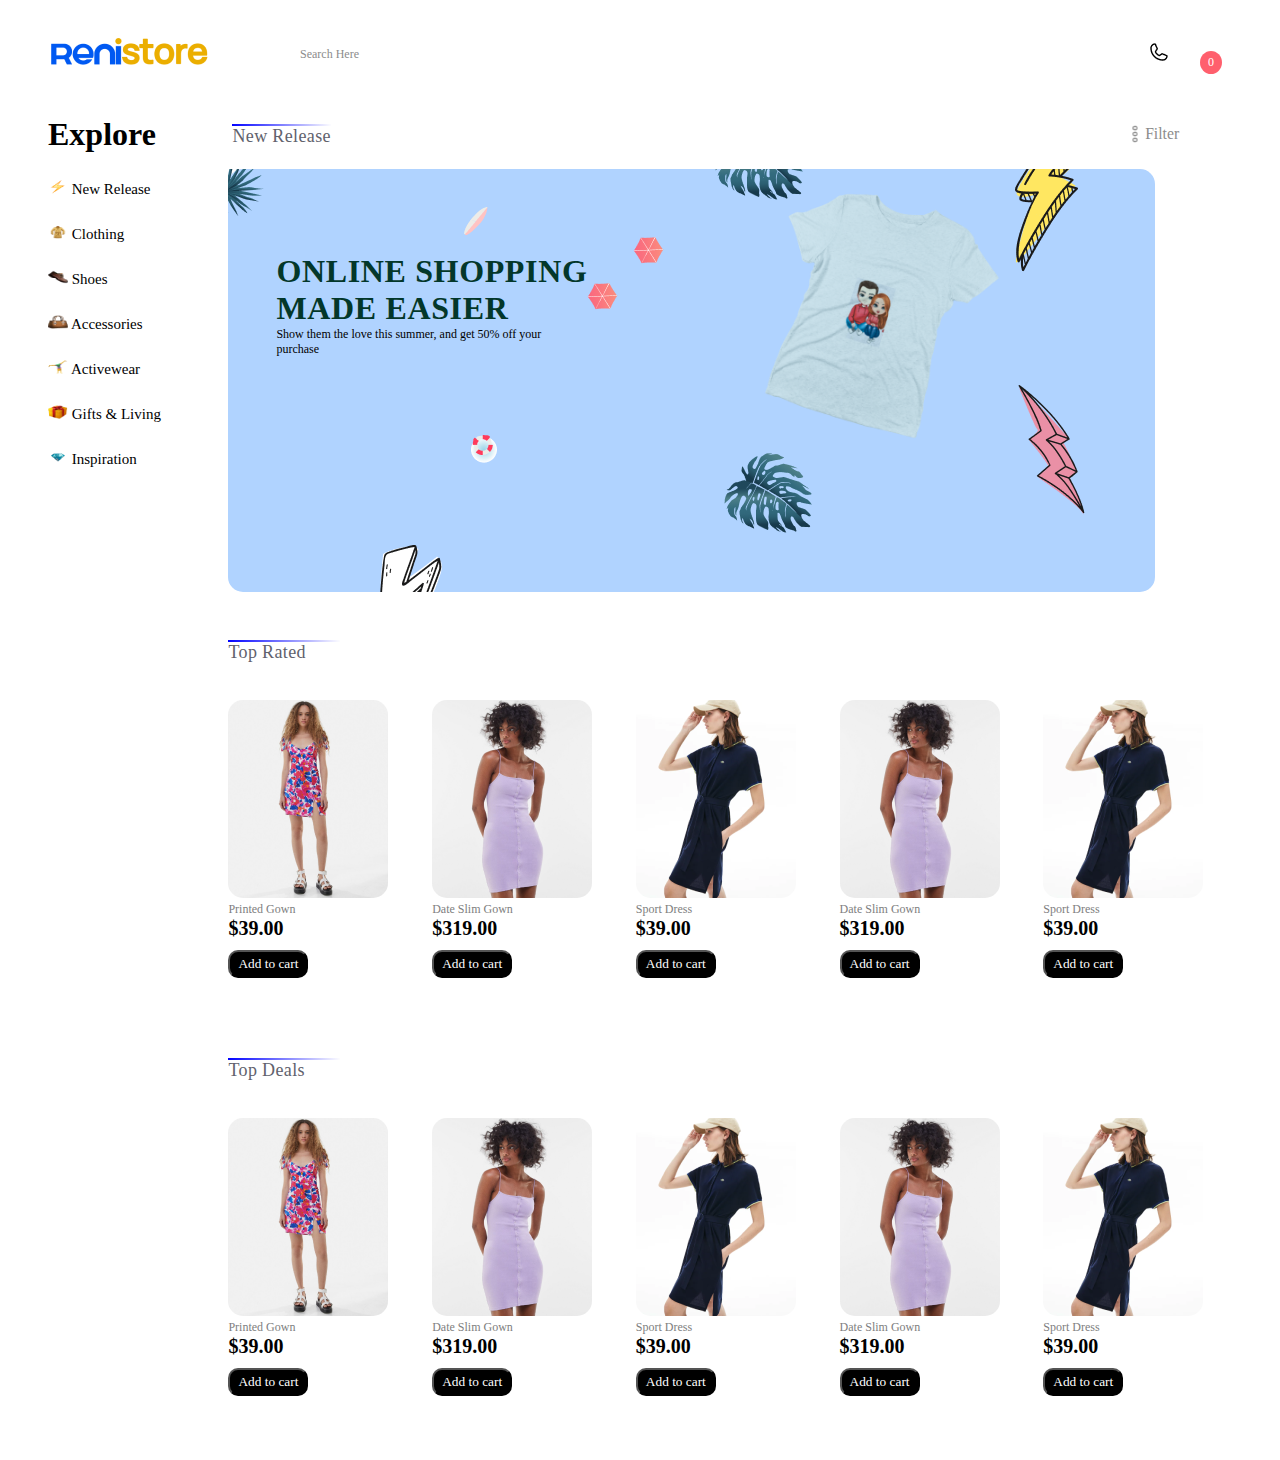
<file: index.html>
<!DOCTYPE html>
<html lang="en">
<head>
    <meta charset="UTF-8">
    <meta http-equiv="X-UA-Compatible" content="IE=edge">
    <meta name="viewport" content="width=device-width, initial-scale=1.0">
    <link rel="stylesheet" href="index.css">
    <link rel="icon" type="image/png" sizes="32x32" href="./Image/favicon-32x32.png">
    <link rel="preconnect" href="https://fonts.gstatic.com">
    <link rel="stylesheet" href="https://cdnjs.cloudflare.com/ajax/libs/font-awesome/6.4.0/css/all.min.css" integrity="sha512-iecdLmaskl7CVkqkXNQ/ZH/XLlvWZOJyj7Yy7tcenmpD1ypASozpmT/E0iPtmFIB46ZmdtAc9eNBvH0H/ZpiBw==" crossorigin="anonymous" referrerpolicy="no-referrer" />
    <title>Reni.store</title>
</head>
<body>
    <div class="container" id="paragraph">
         <!-- Nav-Bar Begins -->
         <nav>
            <div class="nav-menu">
              <div class="logo">
                <a href="./index.html"><img src="./Image/reni.store - logo.png" alt="logo"></a>
              </div>
              <div class="logo-2">
                <input type="text" placeholder="Search Here" class="search">
              </div>
            </div>
            <ul>
              <li><a href="#"><img src="./Image/Vector.png" alt=""></a></li>
              <li><a href="#" id="cart"><i class="fas fa-shopping-cart"></i> <span class="cart-count">0</span></a></li>
            </ul>
          </nav>
          
          <!-- Nar-Bar Ends -->


         <!-- mobile nav -->
         <div class="navbar">
            <div class="navbar-menu">
              <div class="navbar-logo-1">
                <img src="./Image/reni.store - logo.png" alt="logo">
              </div>
            </div>
            <a href="#"><img src="./Image/Vector.png" alt=""></a>
            <a href="#" class="cart-icon">
              <i class="fas fa-shopping-cart"></i>
              <span id="cartCount">0</span>
            </a>
            <div class="lines" id="menuIcon">
              <div class="line-1"></div>
              <div class="line-2"></div>
              <div class="line-3"></div>
            </div>
          </div>
          
         <!-- mobile-nav Ends -->




         <div class="container-2">
            <!-- Side Bar -->
            <aside id="aside" class="aside">
                <button class="close-button" id="closeButton">&times;</button>
                <img src="./Image/reni.store - logo.png" alt="" id="reni">
                <ul id="sidebarText" class="sidebar-text" >
                    <h1>Explore</h1>
                    <li><a href="./index.html"><img src="./Image/image 15.png" alt=""> New Release </a></li>
                    <li> <a href="./index.html"><img src="./Image/image 9.png" alt=""> Clothing</a></li>
                    <li> <a href="./index.html"><img src="./Image/image 8.png" alt=""> Shoes</a> </li>
                    <li> <a href="./index.html"><img src="./Image/image 7.png" alt=""> Accessories</a></li>
                    <li> <a href="./products.html"><img src="./Image/image 6.png" alt=""> Activewear </a></li>
                    <li><a href="./gift.html">  <img src="./Image/image 4.png" alt=""> Gifts & Living</a></li>
                    <li> <a href="./index.html"> <img src="./Image/image 5.png" alt=""> Inspiration</a></li>
                </ul>
            </aside>


            <div class="content">
                <!-- Body -->
                <section>
                    <div class="inside">
                        <div class="word-2">
                            <h2>New Release</h2>
                        </div>
                    </div>
                    <div class="inside-2">
                        <img src="./Image/DotsThreeOutlineVertical.png" alt="" class="logo-3">
                        <h4>Filter</h4>
                    </div>
                </section>

                <div class="section-2">
                        <div class="tiny-1">
                            <img src="./Image/Group (2).png" alt="">
                        </div>
                        <div class="tiny-2">
                            <img src="./Image/group pie 2.png" alt="">
                        </div>
                        <div class="tiny-3">
                            <img src="./Image/Group-half-leaf.png" alt="">
                        </div>
                        <div class="tiny-4">
                            <img src="./Image/Group 7.png" alt="">
                        </div>
                        <div class="tiny-5">
                            <img src="./Image/Group (1).png" alt="">
                        </div>
                        <div class="tiny-6">
                            <img src="./Image/Group (1).png" alt="">
                        </div>
                        <div class="tiny-7">
                            <img src="./Image/Group-real.png" alt="">
                        </div>
                        <div class="tiny-8">
                            <img src="./Image/Group.png" alt="">
                        </div>
                        <div class="tiny-9">
                            <img src="./Image/Group 9.png" alt="">
                        </div>
                        <div class="tiny-10">
                            <img src="./Image/Ladies Tri-Blend Tshirt Mockups label.png" alt="">
                        </div>
                        <div class="tiny-11">
                            <img src="./Image/Group 8.png" alt="">
                        </div>
                        <div class="word-3">
                            <h1>ONLINE SHOPPING MADE EASIER</h1>
                            <p>Show them the love this summer, and get 50% off your purchase</p>
                        </div>
                </div> 


                <div class="section-2-2">
                        <div class="word-3-2">
                            <h1>LATEST RELEASE YOU CAN GIFT</h1>
                            <p>Show them the love this summer, and get 50% off your purchase</p>
                        </div>
                        <div class="tiny-8-2-1">
                            <img src="./Image/Group.png" alt="">
                        </div>
                        <div class="tiny-10-2">
                            <img src="./Image/Ladies Tri-Blend Tshirt Mockups label.png" alt="">
                        </div>
                        <div class="tiny-9-2">
                            <img src="./Image/Group 9.png" alt="">
                        </div>
                        <div class="tiny-8-2">
                            <img src="./Image/Group.png" alt="">
                        </div>
                        <div class="tiny-5-2">
                            <img src="./Image/Group (1).png" alt="">
                        </div>
                </div> 




                <!-- Top Rated Section -->
                <div class="section-3">
                    <div class="word-4">
                        <h2>Top Rated</h2>
                    </div>
                    <div class="grid-container">
                        <div class="grid">
                            <div class="item-1">
                               <div class="catalog">
                                <img src="./Image/placeholder.png" alt="">
                                <p>Printed Gown</p>
                                <h5>$39.00</h5>
                                <button class="item-3-button">Add to cart</button>
                               </div>
                            </div>
                            <div class="item-3">
                                <div class="catalog">
                                    <img src="./Image/placeholder-3.png" alt="">
                                    <p>Date Slim Gown</p>
                                    <h5>$319.00</h5>
                                    <button class="item-3-button">Add to cart</button>
                                </div>
                            </div>
                            <div class="item-2">
                               <div class="catalog">
                                <img src="./Image/placeholder-2.png" alt="">
                                <p>Sport Dress</p>
                                <h5>$39.00</h5>
                                <button class="item-3-button">Add to cart</button>
                               </div>
                            </div>
                            <div class="item-3">
                               <div class="catalog">
                                <img src="./Image/placeholder-3.png" alt="">
                                <p>Date Slim Gown</p>
                                <h5>$319.00</h5>
                                <button class="item-3-button">Add to cart</button>
                               </div>
                            </div>
                            <div class="item-2">
                                <div class="catalog">
                                    <img src="./Image/placeholder-2.png" alt="">
                                <p>Sport Dress</p>
                                <h5>$39.00</h5>
                                <button class="item-3-button">Add to cart</button>
                                </div>
                            </div>
                        </div>
                        <ul id="cart-items"></ul>
                    </div>
                </div>
                
                <div class="grid-2">
                    <div class="grid-container-2">
                        <div class="item-1-2">
                            <img src="./Image/placeholder.png" alt="">
                            <p>Printed Gown</p>
                            <h5>$39.00</h5>
                        </div>
                    </div>
                </div>



                <!-- Top Rated Section -->
                <div class="section-3">
                    <div class="word-4">
                        <h2>Top Deals</h2>
                    </div>
                    <div class="grid-container">
                        <div class="grid">
                            <div class="item-1">
                               <div class="catalog">
                                <img src="./Image/placeholder.png" alt="">
                                <p>Printed Gown</p>
                                <h5>$39.00</h5>
                                <button class="item-3-button">Add to cart</button>
                               </div>
                            </div>
                            <div class="item-3">
                                <div class="catalog">
                                    <img src="./Image/placeholder-3.png" alt="">
                                    <p>Date Slim Gown</p>
                                    <h5>$319.00</h5>
                                    <button class="item-3-button">Add to cart</button>
                                </div>
                            </div>
                            <div class="item-2">
                               <div class="catalog">
                                <img src="./Image/placeholder-2.png" alt="">
                                <p>Sport Dress</p>
                                <h5>$39.00</h5>
                                <button class="item-3-button">Add to cart</button>
                               </div>
                            </div>
                            <div class="item-3">
                               <div class="catalog">
                                <img src="./Image/placeholder-3.png" alt="">
                                <p>Date Slim Gown</p>
                                <h5>$319.00</h5>
                                <button class="item-3-button">Add to cart</button>
                               </div>
                            </div>
                            <div class="item-2">
                                <div class="catalog">
                                    <img src="./Image/placeholder-2.png" alt="">
                                <p>Sport Dress</p>
                                <h5>$39.00</h5>
                                <button class="item-3-button">Add to cart</button>
                                </div>
                            </div>
                        </div>
                        <ul id="cart-items"></ul>
                    </div>
                </div>
                
                <div class="grid-2">
                    <div class="grid-container-2">
                        <div class="item-1-2">
                            <img src="./Image/placeholder.png" alt="">
                            <p>Printed Gown</p>
                            <h5>$39.00</h5>
                        </div>
                    </div>
                </div>
            </div>
         </div>
    </div>

    <script src="apps.js"></script>
    <script src="app.js"></script>


</body>
</html>
</file>
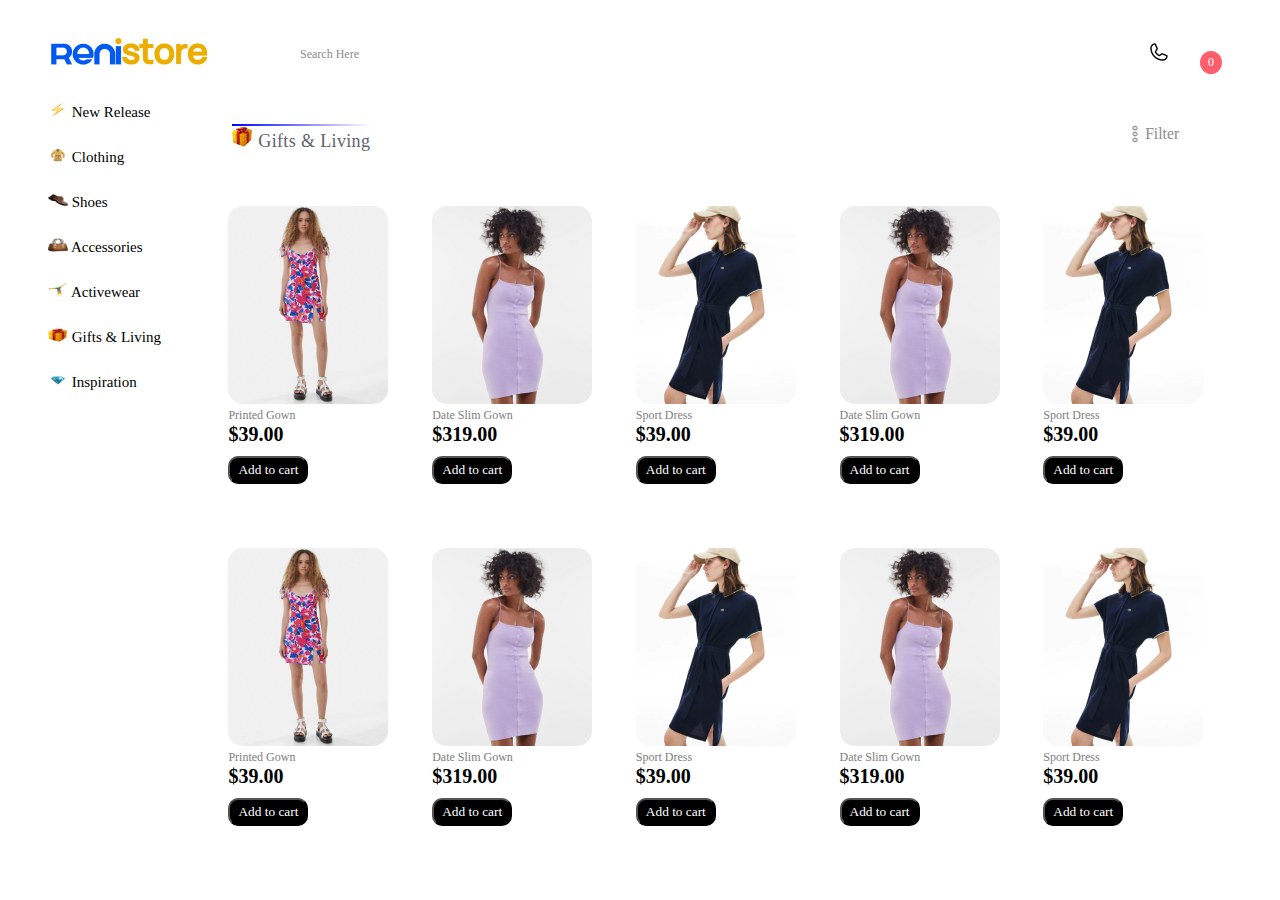
<file: gift.html>
<!DOCTYPE html>
  <html lang="en">
  <head>
    <meta charset="UTF-8">
    <meta http-equiv="X-UA-Compatible" content="IE=edge">
    <meta name="viewport" content="width=device-width, initial-scale=1.0">
    <link rel="stylesheet" href="gift.css">
    <link rel="icon" type="image/png" sizes="32x32" href="./Image/favicon-32x32.png">
    <link rel="stylesheet" href="https://cdnjs.cloudflare.com/ajax/libs/font-awesome/6.4.0/css/all.min.css" integrity="sha512-iecdLmaskl7CVkqkXNQ/ZH/XLlvWZOJyj7Yy7tcenmpD1ypASozpmT/E0iPtmFIB46ZmdtAc9eNBvH0H/ZpiBw==" crossorigin="anonymous" referrerpolicy="no-referrer" />
    <title>Reni.store</title>
  </head>
  <body>
    <div class="container">
      <!-- Nav-Bar Begins -->
      <nav>
        <div class="nav-menu">
             <div class="logo">
                 <a href="./index.html"><img src="./Image/reni.store - logo.png" alt="logo"></a>
             </div>
             <div class="logo-2">
                 <input type="text" placeholder="Search Here" id="search">
             </div>
        </div>
                 <ul>
                     <li><a href="#"><img src="./Image/Vector.png" alt=""></a></li>
                     <li><a href="#" id="cart"><i class="fas fa-shopping-cart"></i> <span class="cart-count">0</span></a></li>
                 </ul> 
     </nav>
      <!-- Nar-Bar Ends -->


     <!-- mobile nav -->
     <div class="navbar">
        <div class="navbar-menu">
          <div class="navbar-logo-1">
            <img src="./Image/reni.store - logo.png" alt="logo">
          </div>
        </div>
        <a href="#"><img src="./Image/Vector.png" alt=""></a>
        <a href="#" class="cart-icon">
          <i class="fas fa-shopping-cart"></i>
          <span id="cartCount">0</span>
        </a>
        <div class="lines" id="menuIcon">
          <div class="line-1"></div>
          <div class="line-2"></div>
          <div class="line-3"></div>
        </div>
      </div>
   <!-- mobile-nav Ends -->




   <div class="container-2">
    <!-- Side Bar -->
    <aside id="aside" class="aside">
      <button class="close-button" id="closeButton">&times;</button>
      <img src="./Image/reni.store - logo.png" alt="" id="reni">
      <ul id="sidebarText" class="sidebar-text">
        <li><a href="./index.html"><img src="./Image/image 15.png" alt=""> New Release </a></li>
        <li> <a href="index.html"><img src="./Image/image 9.png" alt=""></a> Clothing</li>
        <li> <a href="index.html"><img src="./Image/image 8.png" alt=""></a>  Shoes</li>
        <li> <a href=""><img src="./Image/image 7.png" alt=""> Accessories</a></li>
        <li> <a href="index.html"><img src="./Image/image 6.png" alt=""> Activewear </a></li>
        <li><a href="./gift.html">  <img src="./Image/image 4.png" alt=""> Gifts & Living</a></li>
        <li> <a href="index.html"> <img src="./Image/image 5.png" alt=""> Inspiration</a></li>
      </ul>
  </aside>


  <div class="content">
    <!-- body -->
    <section>
      <div class="inside">
          <div class="word-2">
              <h2> <img src="./Image/image 4.png" alt=""> Gifts & Living</h2>
          </div>
      </div>
      <div class="inside-2">
          <img src="./Image/DotsThreeOutlineVertical.png" alt="" class="logo-3">
          <h4>Filter</h4>
      </div>
  </section>

  <!-- Top Rated Section -->
  <div class="section-3">
    <div class="grid-container">
        <div class="grid">
            <div class="item-1">
                <img src="./Image/placeholder.png" alt="">
                <p>Printed Gown</p>
                <h5>$39.00</h5>
                <button class="item-3-button">Add to cart</button>
            </div>
            <div class="item-3">
                <img src="./Image/placeholder-3.png" alt="">
                    <p>Date Slim Gown</p>
                    <h5>$319.00</h5>
                    <button class="item-3-button">Add to cart</button>
            </div>
            <div class="item-2">
                <img src="./Image/placeholder-2.png" alt="">
                <p>Sport Dress</p>
                <h5>$39.00</h5>
                <button class="item-3-button">Add to cart</button>
            </div>
            <div class="item-3">
                <img src="./Image/placeholder-3.png" alt="">
                <p>Date Slim Gown</p>
                <h5>$319.00</h5>
                <button class="item-3-button">Add to cart</button>
            </div>
            <div class="item-2">
                <img src="./Image/placeholder-2.png" alt="">
                <p>Sport Dress</p>
                <h5>$39.00</h5>
                <button class="item-3-button">Add to cart</button>
            </div>
        </div>
        <ul id="cart-items"></ul>
    </div>
</div>

<div class="grid-2">
    <div class="grid-container-2">
        <div class="item-1-2">
            <img src="./Image/placeholder.png" alt="">
            <p>Printed Gown</p>
            <h5>$39.00</h5>
        </div>
    </div>
</div>



<!-- Top Deals Section -->
<div class="section-4">
    <div class="grid-container">
        <div class="grid">
            <div class="item-1">
                <img src="./Image/placeholder.png" alt="">
                <p>Printed Gown</p>
                <h5>$39.00</h5>
                <button class="item-3-button">Add to cart</button>
            </div>
            <div class="item-3">
                <img src="./Image/placeholder-3.png" alt="">
                    <p>Date Slim Gown</p>
                    <h5>$319.00</h5>
                    <button class="item-3-button">Add to cart</button>
            </div>
            <div class="item-2">
                <img src="./Image/placeholder-2.png" alt="">
                <p>Sport Dress</p>
                <h5>$39.00</h5>
                <button class="item-3-button">Add to cart</button>
            </div>
            <div class="item-3">
                <img src="./Image/placeholder-3.png" alt="">
                <p>Date Slim Gown</p>
                <h5>$319.00</h5>
                <button class="item-3-button">Add to cart</button>
            </div>
            <div class="item-2">
                <img src="./Image/placeholder-2.png" alt="">
                <p>Sport Dress</p>
                <h5>$39.00</h5>
                <button class="item-3-button">Add to cart</button>
            </div>
        </div>
    </div>
</div>
</div>









<script src="app.js"></script>
<script src="gift.js"></script>

    </div>
  </body>
  </html>
</file>
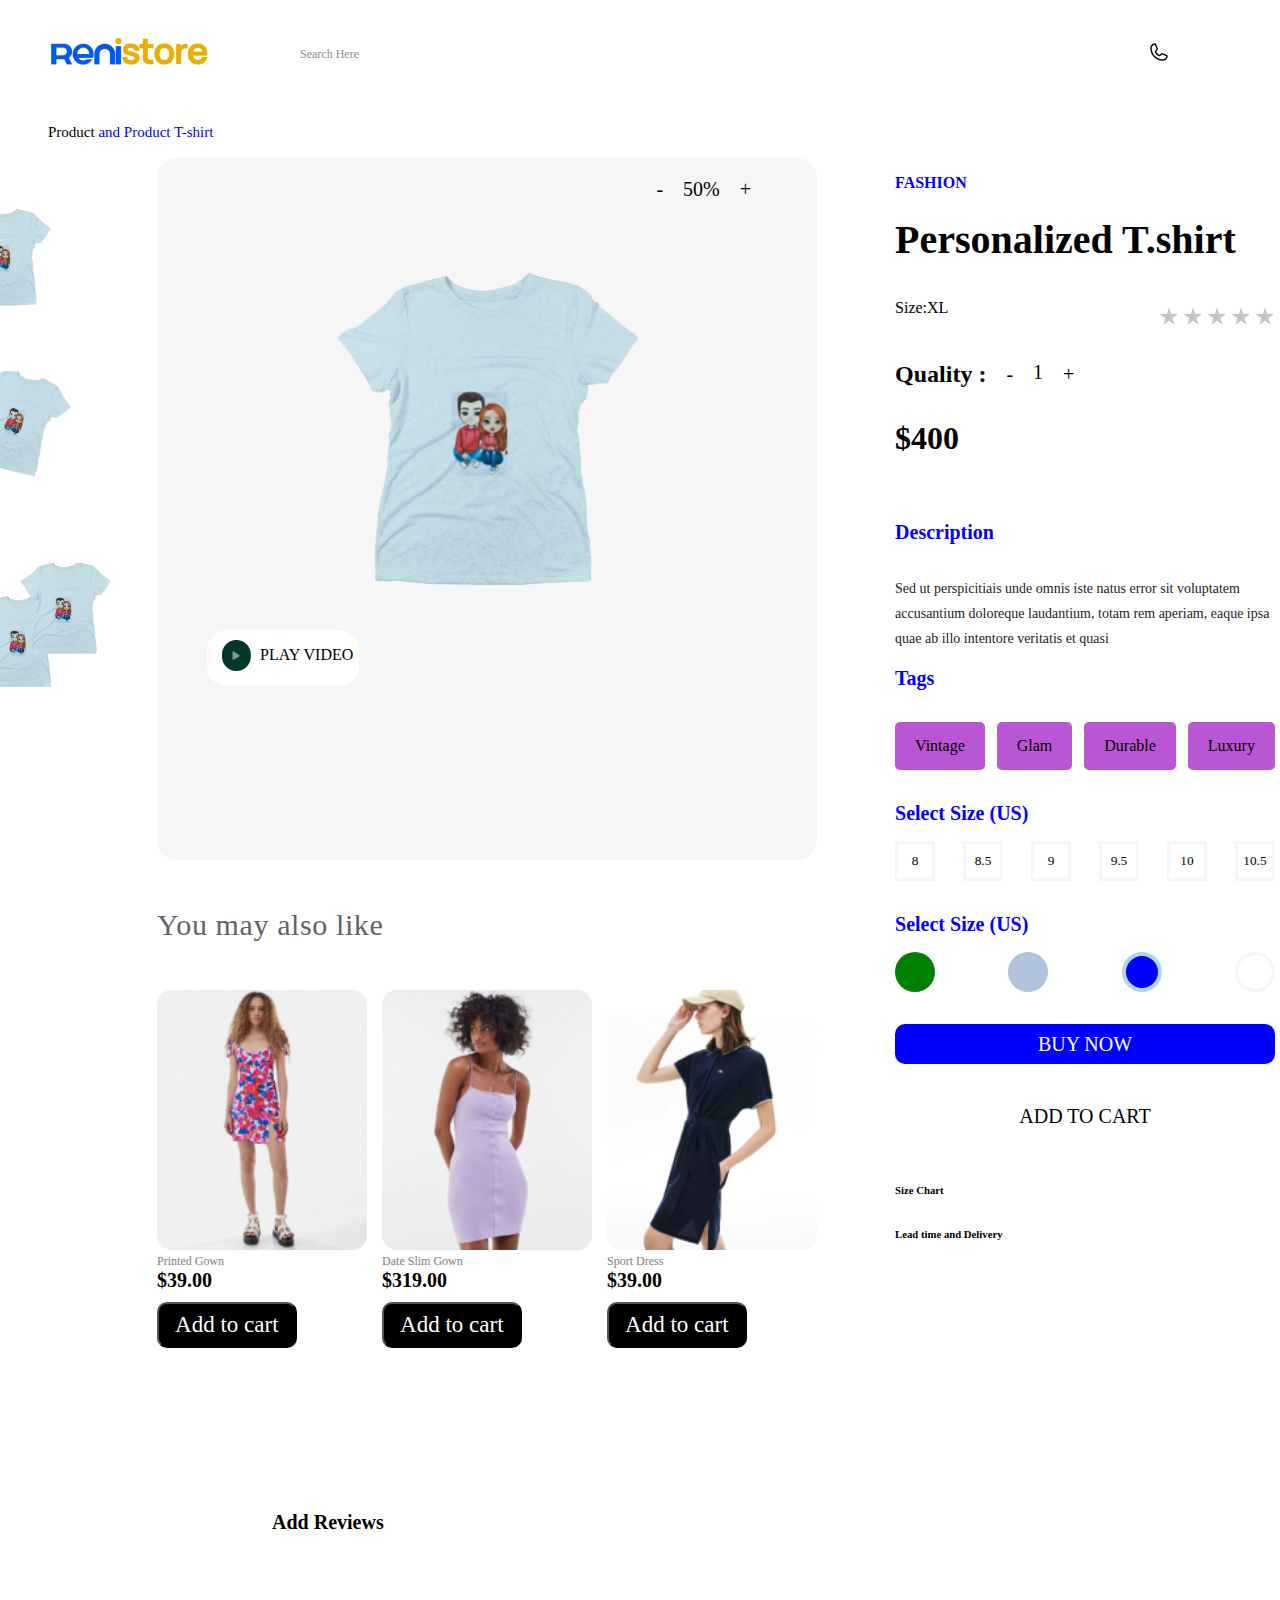
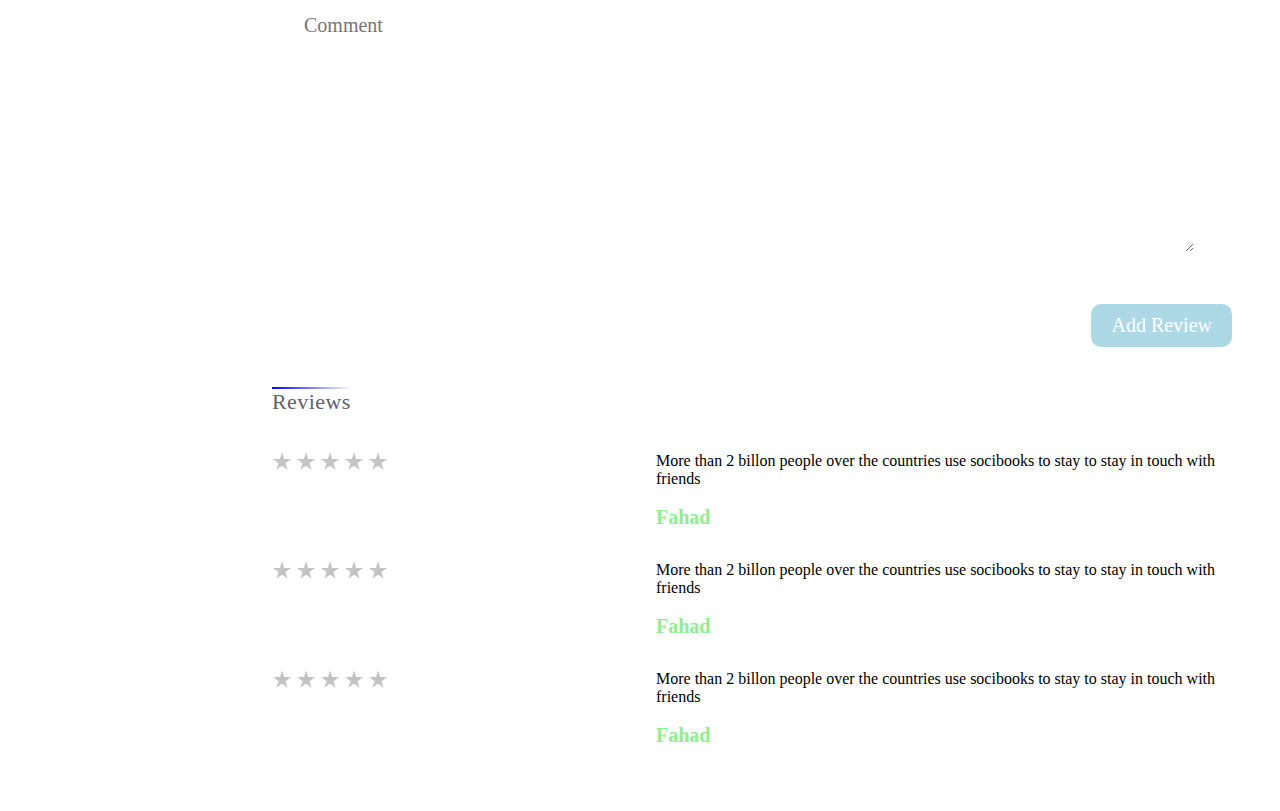
<file: products.html>
<!DOCTYPE html>
<html lang="en">
<head>
    <meta charset="UTF-8">
    <meta http-equiv="X-UA-Compatible" content="IE=edge">
    <meta name="viewport" content="width=device-width, initial-scale=1.0">
    <link rel="stylesheet" href="products.css">
    <link rel="icon" type="image/png" sizes="32x32" href="./Image/favicon-32x32.png">
    <link rel="stylesheet" href="https://cdnjs.cloudflare.com/ajax/libs/font-awesome/6.4.0/css/all.min.css" integrity="sha512-iecdLmaskl7CVkqkXNQ/ZH/XLlvWZOJyj7Yy7tcenmpD1ypASozpmT/E0iPtmFIB46ZmdtAc9eNBvH0H/ZpiBw==" crossorigin="anonymous" referrerpolicy="no-referrer" />
    <title>Reni.store</title>
</head>
<body>
    <div class="container">
         <!-- Nav-Bar Begins -->
      <nav>
        <div class="nav-menu">
             <div class="logo">
                 <a href="./index.html"><img src="./Image/reni.store - logo.png" alt="logo"></a>
             </div>
             <div class="logo-2">
                 <input type="text" placeholder="Search Here" id="search">
                 <!-- <button id="searchButton" onclick="searchs()">Search</button> -->
                 <div id="searchResults"></div>
             </div>
        </div>
                 <ul>
                     <li><a href="#"><img src="./Image/Vector.png" alt=""></a></li>
                     <li><a href="#" id="cart"><i class="fas fa-shopping-cart"></i> <span class="cart-count">0</span></a></li>
                 </ul> 
     </nav>
      <!-- Nar-Bar Ends -->

             <!-- mobile nav -->
             <div class="navbar">
                <div class="navbar-menu">
                  <div class="navbar-logo-1">
                    <img src="./Image/reni.store - logo.png" alt="logo">
                  </div>
                </div>
                <a href="#"><img src="./Image/Vector.png" alt=""></a>
                <a href="#" class="cart-icon">
                  <i class="fas fa-shopping-cart"></i>
                  <span id="cartCount">0</span>
                </a>
                <div class="lines" id="menuIcon">
                  <div class="line-1"></div>
                  <div class="line-2"></div>
                  <div class="line-3"></div>
                </div>
              </div>
     <!-- mobile-nav Ends -->

        <div class="container-2">
            <!-- Side Bar -->
            <aside id="aside" class="aside">
                <button class="close-button" id="closeButton">&times;</button>
                <img src="./Image/reni.store - logo.png" alt="" id="reni">
                <ul id="sidebarText" class="sidebar-text">
                    <h1>Explore</h1>
                    <li><a href="./index.html"><img src="./Image/image 15.png" alt=""> New Release </a></li>
                    <li> <a href="./index.html"><img src="./Image/image 9.png" alt=""> Clothing</a></li>
                    <li> <a href="./index.html"><img src="./Image/image 8.png" alt=""> Shoes</a> </li>
                    <li> <a href="./index.html"><img src="./Image/image 7.png" alt=""> Accessories</a></li>
                    <li> <a href="./index.html"><img src="./Image/image 6.png" alt=""> Activewear </a></li>
                    <li><a href="./gift.html">  <img src="./Image/image 4.png" alt=""> Gifts & Living</a></li>
                    <li> <a href="./index.html"> <img src="./Image/image 5.png" alt=""> Inspiration</a></li>
                </ul>
            </aside>
            <!-- Side bar Ends -->

            <div class="content">
                <section>
                    <div class="inside">
                            <h2>Product <span>and Product T-shirt</span></h2>
                    </div>
                </section>

                <div class="section-6">
                    <div class="section-6-inside">
                        <div class="tops">
                            <div class="tops-inside">
                                <p><img src="./Image/shirts.png" alt=""></p>
                                <h1><img src="./Image/Ladies Tri-Blend Tshirt Mockups label.png" alt=""></h1>
                                <h2><img src="./Image/double.png" alt=""></h2>
                            </div>
                           </div>
                           <div class="out-vid">
                            <div class="vid">
                                <div class="zoom">
                                    <button onclick="decreaseImageSize()">-</button>
                                    <span id="percentage">50%</span>
                                    <button onclick="increaseImageSize()">+</button>
                                </div>
                                <div class="play-video">
                                    <img src="./Image/product-big.png" alt="" id="myImage">
                                </div>
                                <div class="movie">
                                    <div id="movie-main">
                                        <img src="./Image/Frame 10.png" alt="">
                                        <p>PLAY VIDEO</p>
                                    </div>
                                </div>
                            </div>
                            <div class="like">
                                <div class="like-inside">
                                    <h4>You may also like</h4>
                                    <div class="grid-container">
                                        <div class="grid">
                                            <div class="item-1">
                                                <img src="./Image/placeholder.png" alt="">
                                                <p>Printed Gown</p>
                                                <h5>$39.00</h5>
                                                <button class="item-3-button">Add to cart</button>
                                            </div>
                                            <div class="item-3">
                                                <img src="./Image/placeholder-3.png" alt="">
                                                    <p>Date Slim Gown</p>
                                                    <h5>$319.00</h5>
                                                    <button class="item-3-button">Add to cart</button>
                                            </div>
                                            <div class="item-2">
                                                <img src="./Image/placeholder-2.png" alt="">
                                                <p>Sport Dress</p>
                                                <h5>$39.00</h5>
                                                <button class="item-3-button">Add to cart</button>
                                            </div>
                                        </div>
                                    </div>
                                </div>
                            </div>
                           </div>
                           <div class="check-out">
                            <div class="check">
                                <div class="word-7">
                                    <h6>FASHION</h6>
                                </div>
                                <div class="word-8">
                                    <h1>Personalized T.shirt</h1>
                                </div>
                                <div class="main-size">
                                    <div class="size">
                                        <span>Size:XL</span>
                                    </div>
                                    <div class="stars">
                                        <div class="star-in">
                                            <img src="./Image/Star 5.png" alt="">
                                            <img src="./Image/Star 5.png" alt="">
                                            <img src="./Image/Star 5.png" alt="">
                                            <img src="./Image/Star 5.png" alt="">
                                            <img src="./Image/Star 5.png" alt="">
                                        </div>
                                    </div>
                                </div>
                                <div class="quality">
                                    <div class="quality-inside">
                                        <h6>Quality :</h6>
                                        <button onclick="decreaseQuantity()">-</button>
                                            <span>1</span>
                                            <button onclick="increaseQuantity()">+</button>
                                    </div>
                                </div>
                                <!-- <div>
                                    <p>Price: <span id="price">$400</span></p>
                                </div> -->
                                <div class="quality-2">
                                    <h1><span id="total-price">$400</span></h1>
                                </div>
                                <div class="description">
                                    <h1>Description</h1>
                                    <p>Sed ut perspicitiais unde omnis iste natus error sit voluptatem accusantium doloreque laudantium, totam rem aperiam, eaque ipsa quae ab illo intentore veritatis et quasi</p>
                                </div>
                                <div class="tags">
                                    <h1>Tags</h1>
                                    <div class="tags-flex">
                                        <div class="box">Vintage</div>
                                        <div class="box">Glam</div>
                                        <div class="box">Durable</div>
                                        <div class="box">Luxury</div>
                                    </div>
                                </div>
                                <div class="select">
                                    <h1>Select Size (US)</h1>
                                    <div class="main-size-btn">
                                        <button class="size-btn">8</button>
                                        <button class="size-btn">8.5</button>
                                        <button class="size-btn">9</button>
                                        <button class="size-btn">9.5</button>
                                        <button class="size-btn">10</button>
                                        <button class="size-btn">10.5</button>
                                    </div>
                                </div>
                                <div class="circle">
                                    <h1>Select Size (US)</h1>
                                    <div class="circle-size-btn">
                                        <button class="circle-btn-1"></button>
                                        <button class="circle-btn-2"></button>
                                        <button class="circle-btn-3"></button>
                                        <button class="circle-btn-4"></button>
                                    </div>
                                </div>
                                <div class="buy">
                                    <button class="buy-btn">BUY NOW</button>
                                </div>
                                <div class="add">
                                    <button class="add-btn">ADD TO CART</button>
                                </div>
                                <div class="chart">
                                    <div class="in-chart">
                                        <h6>Size Chart</h6>
                                    </div>
                                </div>
                                <div class="delivery">
                                    <div class="delivery">
                                        <h6>Lead time and Delivery</h6>
                                    </div>
                                </div>
                            </div>
                           </div>

                    </div>
                </div>
                
            </div>
        </div>
        <div class="section-8">
            <div class="section-8-inside">
                 <div class="section-8-inside-in">
                    <h6>Add Reviews</h6>
                    <div class="comment">
                        <textarea name="" id="" placeholder="Comment"></textarea>
                    </div>
                 </div>
                <div class="add-add">
                    <button class="add-review">Add Review</button>
                </div>
                <div class="reviews-2">
                    <h2>Reviews</h2>
                </div>
                <div class="review-grid-container">
                    <div class="review-grid">
                        <div class="star-2">
                            <img src="./Image/Star 5.png" alt="">
                            <img src="./Image/Star 5.png" alt="">
                            <img src="./Image/Star 5.png" alt="">
                            <img src="./Image/Star 5.png" alt="">
                            <img src="./Image/Star 5.png" alt="">
                        </div>
                        <div class="letters">
                            <p>More than 2 billon people over the countries use socibooks to stay to stay in touch with friends</p>
                            <br>
                            <h6>Fahad</h6>
                        </div>
                        <div class="star-2">
                            <img src="./Image/Star 5.png" alt="">
                            <img src="./Image/Star 5.png" alt="">
                            <img src="./Image/Star 5.png" alt="">
                            <img src="./Image/Star 5.png" alt="">
                            <img src="./Image/Star 5.png" alt="">
                        </div>
                        <div class="letters">
                            <p>More than 2 billon people over the countries use socibooks to stay to stay in touch with friends</p>
                            <br>
                            <h6>Fahad</h6>
                        </div>
                        <div class="star-2">
                            <img src="./Image/Star 5.png" alt="">
                            <img src="./Image/Star 5.png" alt="">
                            <img src="./Image/Star 5.png" alt="">
                            <img src="./Image/Star 5.png" alt="">
                            <img src="./Image/Star 5.png" alt="">
                        </div>
                        <div class="letters">
                            <p>More than 2 billon people over the countries use socibooks to stay to stay in touch with friends</p>
                            <br>
                            <h6>Fahad</h6>
                        </div>
                    </div>
                </div>
            </div>
        </div>
    </div>
    <script src="./product.js"></script>
    <script src="./app.js"></script>
    <script src="./apps.js"></script>
</body>
</html>
</file>
<file: index.css>
*{
    padding: 0;
    margin: 0;
    box-sizing: border-box;
    font-family: Cambria, Cochin, Georgia, Times, 'Times New Roman', serif;
}
.container{
    padding: 2rem 3rem;
}
#cart {
    position: relative;
  }
  
#cart .cart-count {
    position: absolute;
    top: -10px;
    right: -10px;
    display: inline-block;
    padding: 4px 8px;
    background-color: #ff5f6d;
    color: #fff;
    font-size: 12px;
    border-radius: 50%;
}  
#reni{
    display: none;
}
.navbar{
    display: none;
}
.close-button{
    display: none;
}
#cart-items{
    list-style-type:none ;
    padding: 0;
}
nav{
    width: 100%;
    display: flex;
    align-items: center;
    justify-content: space-between;
}
.nav-menu{
      display: flex;
      align-items: center;
      justify-content: space-between;
}
.logo img{
    width: 162px;
    cursor: pointer;
}
.logo-2{
    padding: 0 50px;
}
.logo-2 input::placeholder{
    color:  #8C8C8C;
    font-style: normal;
    font-weight: 400;
    font-size: 12px;
    line-height: 15px;
    padding: 0 30px;
}
.logo-2 input{
    padding-left: 10px;
    width: 257px;
    height: 44px;
    border: 0 #222 solid;
}
nav ul li{
    list-style: none;
    display: inline-block;
    margin: 0 20px;
    position: relative;
}
.container-2{
    display: flex;
    justify-content: flex-start;
}
aside{
    width: 15%;
}
aside h1{
    margin-top: 2.5rem;
}
aside ul{
    list-style-type: none;
    padding: 0;
    cursor: pointer;
    color: #000;
}
aside li{
    padding-top: 21px;
    font-size: 15px;
}
aside li img{
    width: 20px;
    height: 20px;
    cursor: pointer;
    padding-top: 6px;
}
aside ul a{
    text-decoration: none;
    text-decoration: none;
    color: #000;
}
.content{
    /* display: flex;
    flex-direction: column; */
    width: 100%;
}
section{
    padding: 3rem 30px 17px ;
    display: flex;
    justify-content: space-between;
    width: 70%;
}
.word-2 h2{
    font-style: normal;
    font-weight: 200;
    font-size: 18px;
    letter-spacing: 0.02em;
    color: #61626D;
    border-top: 2px solid;
    border-image: linear-gradient(to right, blue,white);
    border-image-slice:1;
    padding-bottom: 5px ;
}
.inside-2 h4{
    font-style: normal;
    font-weight: 400;
    font-size: 15.7099px;
    line-height: 19px;
    color: #8C8C8C;
    padding-bottom: 5px;
}
.inside-2{
    display: flex;
    position: relative;
    right: -286px;
}
.inside-2 img{
    width: 20px;
    height: 20px;
    padding-top: 5px 0;
}
.section-2{
    background-color:#B0D3FF;
    /* background-position: center;
    background-size: cover; */
    width: 90%;
    height: 47vh;
    position: relative;
    border-radius: 15px;
    margin-left: 26px;
}
.section-2-2{
    display: none;
}
/*  */
.tiny-1{
    width: 74px;
}
.tiny-2{
    position: absolute;
    top: 9%;
    right: 72%;
}
.tiny-3{
    position: absolute;
    top: 0%;
    right: 38%;
}
.tiny-4{
    position: absolute;
    top: 0%;
    right: 6%;
}
 .tiny-5{
    position: absolute;
    top: 16%;
    right: 53%;
}
 .tiny-6{
    position: absolute;
    top: 27%;
    right: 58%;
}
 .tiny-7{
    position: absolute;
    top: 63%;
    right: 71%;
}
.tiny-8{
    position: absolute;
    top: 67%;
    right: 37%;
}
.tiny-9{
    position: absolute;
    top: 49%;
    right: 7%;
}
.tiny-10 {
    position: absolute;
    top: 8%;
    right: 15%;
}
.tiny-11{
    position: absolute;
    bottom: -1%;
    right: 77%;
}
.word-3{
    width: 48%;
    padding: 2rem 3rem;
}
.word-3 h1{
    /* font-family: 'Poppins'; */
    font-style: normal;
    font-weight: 700;
    font-size: 32px;
    letter-spacing: 0.02em;
    text-transform: uppercase;
    color: #03372A;
}
.word-3 p{
    font-style: normal;
    font-weight: 400;
    font-size: 12px;
    width: 80%;
}
.section-3 {
    width: 100%;
}
.word-4{
    margin-left: 26px;
    width:100% ;
    padding-top: 3rem;
}
.word-4 h2{
    font-style: normal;
    font-weight: 200;
    font-size: 18px;
    letter-spacing: 0.02em;
    color: #61626D;
    border-top: 2px solid;
    border-image: linear-gradient(to right, blue,white);
    border-image-slice: 1;
    padding-bottom: 5px;
    width: 112px;
}
.grid-container{
    width: 100%;
}
.grid{
    padding-top: 2rem;
    display: grid;
    grid-template-columns: repeat(5,1fr);
    gap: 15px;
    margin-left: 26px;
}
.grid-container-2{
    width: 100%;
}
.grid-2{
    padding-top: 2rem;
    display: grid;
    grid-template-columns: repeat(1,1fr);
    gap: 15px;
    margin-left: 26px;
    display: none;
}
.grid-2 p{
    font-style: normal;
    font-weight: 500;
    font-size: 12px;
    color: #7E7E7E;
}
.grid-2 h5{
    font-style: normal;
    font-weight: 600;
    font-size: 20px;
}
.item-1-2{
    padding-bottom: 2rem;
}
.item-1-2 img{
    border-radius: 15px;
}

.item-1{
    padding-bottom: 2rem;
}
.item-1 img{
    border-radius: 15px;
}
.item-2{
    padding-bottom: 2rem;
}
.item-2 img{
    border-radius: 15px;
} 
.item-3{
    padding-bottom: 2rem;
}
.item-3 img{
    border-radius: 15px;
    position: relative;
}
.highlight{
    background-color: yellow;
}
.item-3-button{
    margin-top: 10px;
    background-color: #000;
    color: #fff;
    padding: 4px 8px;
    gap: 10px;
    border-radius: 10px;
    cursor: pointer;
}
.grid p{
    font-style: normal;
    font-weight: 500;
    font-size: 12px;
    color: #7E7E7E;
}
.grid h5{
    font-style: normal;
    font-weight: 600;
    font-size: 20px;
}
.word-5{
    margin-left: 26px;
    width:100% ;
    padding-top: 3rem;
}
.word-5 h2{
    font-style: normal;
    font-weight: 200;
    font-size: 18px;
    letter-spacing: 0.02em;
    color: #61626D;
    border-top: 2px solid;
    border-image: linear-gradient(to right, blue,white);
    border-image-slice: 1;
    padding-bottom: 5px;
    width: 100px;
}
.lines{
    display: flex;
    flex-direction: column;
    gap: 5px;
    justify-content: center;
    align-items: center;
    width: fit-content;
    cursor: pointer;
    border-radius: 20px;
}
.line-1{
    background-color: #000;
    width: 25px;
    height: 2px;
}
.line-2{
    background-color: #000;
    width: 15px;
    height: 2px;
}
.line-3{
    background-color: #000;
    width: 7px;
    height: 2px;
}

@media (max-width: 1300px){
    .tiny-10 img{
        width: 90%;
    }
    .tiny-10 {
        position: absolute;
        top: 0%;
        right: 12%;
    }
}
@media (max-width: 1200px){
    .tiny-10 {
        position: absolute;
        top: 1%;
        right: 5%;
    }
}
@media (max-width: 1250px){
    .tiny-5 {
        position: absolute;
        top: 16%;
        right: 50%;
    }
    .item-3-button {
        background-color: #000;
        color: #fff;
        padding: 4px 8px;
        gap: 10px;
        border-radius: 10px;
        bottom: -27%;
        right: 56%;
    }
    .tiny-6 {
        position: absolute;
        top: 27%;
        right: 53%;
    }
    .word-3 h1 {
        /* font-family: 'Poppins'; */
        font-style: normal;
        font-weight: 700;
        font-size: 28px;
        letter-spacing: 0.02em;
        text-transform: uppercase;
        color: #03372A;
    }
    .word-3 p {
        font-style: normal;
        font-weight: 400;
        font-size: 12px;
        width: 94%;
    }
    .tiny-10 {
        position: absolute;
        top: 0%;
        right: 9%;
    }
    .tiny-10 img{
        width: 85%;
    }
    .grid-container {
        width: 95%;
    }  
}
@media (max-width: 1180px){
    .logo img {
        width: 130px;
        cursor: pointer;
    }
    .logo-2 {
        padding: 0 37px;
    }
    .tiny-10 {
        position: absolute;
        top: 0%;
        right: 8%;
    }
    .tiny-4 {
        position: absolute;
        top: 0%;
        right: 2%;
    }
    .tiny-9 {
        position: absolute;
        top: 49%;
        right: 4%;
    }
    .inside-2 {
        display: flex;
        position: relative;
        right: -234px;
    }
}
@media (max-width: 1132px){
    .word-3 h1 {
        /* font-family: 'Poppins'; */
        font-style: normal;
        font-weight: 700;
        font-size: 20px;
        letter-spacing: 0.02em;
        text-transform: uppercase;
        color: #03372A;
    }
    .tiny-10 {
        position: absolute;
        top: 0%;
        right: 6%;
    }
    .tiny-10 img{
        width: 85%;
    }
    .tiny-9 img{
        width: 80%;
    }
    .tiny-9 {
        position: absolute;
        top: 56%;
        right: 1%;
    }
    .tiny-4 img{
        width: 80%;
    }
    .tiny-4 {
        position: absolute;
        top: 0%;
        right: 0%;
    }
    .tiny-8 {
        position: absolute;
        top: 67%;
        right: 36%;
    }
    .tiny-3 {
        position: absolute;
        top: 0%;
        right: 36%;
    }
    .inside-2 {
        display: flex;
        position: relative;
        right: -217px;
    }
    .grid-container {
        width: 90%;
    }
    .section-3{
        width: 100%;
    }
    .content {
        width: 85%;
    }
    .logo-2 {
        padding: 0px 48px;
    }
    aside {
        width: 20%;
    }
    .word-3 p {
        font-style: normal;
        font-weight: 400;
        font-size: 9px;
        width: 97%;
    }   
}
@media (max-width: 1099px){
    .tiny-10 {
        position: absolute;
        top: 0%;
        right: 4%;
    }
    .grid {
        padding-top: 2rem;
        display: grid;
        grid-template-columns: repeat(5,1fr);
        gap: 6px;
        margin-left: 26px;
    }
}
@media (max-width: 1024px){
    .logo img {
        width: 100px;
        cursor: pointer;
    }
    aside li {
        padding-top: 21px;
        font-size: 13px;
    }
    .logo-2 {
        padding: 0px 94px;
    }
    .inside-2 {
        display: flex;
        position: relative;
        right: -159px;
    }
    section {
        padding: 3rem 17px 17px;
        display: flex;
        justify-content: space-between;
        width: 71%;
    }
    .section-2 {
        background-color: #B0D3FF;
        width: 90%;
        height: 47vh;
        position: relative;
        border-radius: 15px;
        margin-left: 15px;
    }
    .content {
        width: 83%;
    }
    nav {
        width: 100%;
        display: flex;
        align-items: center;
        justify-content: space-between;
    }
    .word-3 h1 {
        /* font-family: 'Poppins'; */
        font-style: normal;
        font-weight: 700;
        font-size: 17px;
        letter-spacing: 0.02em;
        text-transform: uppercase;
        color: #03372A;
    }
    .word-3 p {
        font-style: normal;
        font-weight: 400;
        font-size: 9px;
        width: 105%;
    }
    .tiny-10 img{
        width: 80%;
    }
    .tiny-10 {
        position: absolute;
        top: 11%;
        right: 3%;
    }
    .tiny-4 img{
        width: 50%;
    }
    .tiny-4 {
        position: absolute;
        top: 0%;
        right: -1%;
    }
    .tiny-9 img{
        width: 70%;   
    }
    .tiny-9 {
        position: absolute;
        top: 60%;
        right: 1%;
    }
    .tiny-11 {
        position: absolute;
        bottom: -2%;
        right: 77%;
    }
    .word-4 {
        margin-left: 60px;
        width: 100%;
        padding-top: 3rem;
    }
    .grid {
        padding-top: 2rem;
        display: grid;
        grid-template-columns: 0.1fr 0.1fr 0.1fr 0.1fr 0.1fr ;
        gap: 12px;
        width: 70%;
        margin-left: 24px;
    }
    .item-1 img{
        width: 122px;
        border-radius: 10px;
    }
    .item-2 img{
        width: 122px;
        border-radius: 10px;
    }
    .item-3 img{
        width: 122px;
        border-radius: 10px;
    }
    .grid p {
        font-style: normal;
        font-weight: 500;
        font-size: 10px;
        color: #7E7E7E;
    }
    .grid h5 {
        font-style: normal;
        font-weight: 600;
        font-size: 15px;
    }
    .item-3-button {
        background-color: #000;
        color: #fff;
        padding: 3px 7px;
        gap: 10px;
        border-radius: 10px;
        bottom: -19%;
        right: 47%;
    }
    .word-5 {
        margin-left: 55px;
        width: 100%;
        padding-top: 3rem;
    }
    .word-2 h2 {
        font-style: normal;
        font-weight: 200;
        font-size: 16px;
        letter-spacing: 0.02em;
        color: #61626D;
        border-top: 2px solid;
        border-image: linear-gradient(to right, blue,white);
        border-image-slice: 1;
        padding-bottom: 5px;
    }
    .word-4 h2 {
        font-style: normal;
        font-weight: 200;
        font-size: 16px;
        letter-spacing: 0.02em;
        color: #61626D;
        border-top: 2px solid;
        border-image: linear-gradient(to right, blue,white);
        border-image-slice: 1;
        padding-bottom: 5px;
        width: 87px;
    }
    .word-5 h2 {
        font-style: normal;
        font-weight: 200;
        font-size: 15px;
        letter-spacing: 0.02em;
        color: #61626D;
        border-top: 2px solid;
        border-image: linear-gradient(to right, blue,white);
        border-image-slice: 1;
        padding-bottom: 5px;
        width: 83px;
    }
    .word-5 {
        margin-left: 26px;
        width: 79%;
        padding-top: 3rem;
    }
    .word-4 {
        margin-left: 24px;
        width: 63%;
        padding-top: 3rem;
    }
}
@media (max-width: 901px){
    .logo-2 {
        padding: 0px 67px;
    }
    .tiny-10 img {
        width: 73%;
    }
    .tiny-8 img{
        width: 73%;
    }
    .tiny-10 {
        position: absolute;
        top: 10%;
        right: -6%;
    }
    .inside-2 {
        display: flex;
        position: relative;
        right: -112px;
    }
    .section-2 {
        background-color: #B0D3FF;
        width: 85%;
        height: 47vh;
        position: relative;
        border-radius: 15px;
        margin-left: 15px;
    }
    .tiny-4 {
        position: absolute;
        top: 0%;
        right: -6%;
    }
    .tiny-9 img {
        width: 59%;
    }
    .tiny-9 {
        position: absolute;
        top: 67%;
        right: -2%;
    }
    .word-3 h1 {
        /* font-family: 'Poppins'; */
        font-style: normal;
        font-weight: 700;
        font-size: 13px;
        letter-spacing: 0.02em;
        text-transform: uppercase;
        color: #03372A;
    }
    .word-3 p {
        font-style: normal;
        font-weight: 400;
        font-size: 7px;
        width: 121%;
    }
    .item-1 img {
        width: 103px;
        border-radius: 10px;
    }
    .item-2 img {
        width: 103px;
        border-radius: 10px;
    }
    .item-3 img {
        width: 103px;
        border-radius: 10px;
    }
    .item-3-button {
        background-color: #000;
        color: #fff;
        padding: 2px 4px;
        gap: 10px;
        border-radius: 10px;
        bottom: -16%;
        right: 49%;
    }
}
@media (max-width: 851px){
    .tiny-10 {
        position: absolute;
        top: 10%;
        right: -9%;
    }
}
@media (max-width: 801px){
    .logo-2 {
        padding: 0px 30px;
    }
    .word-3 {
        width: 54%;
        padding: 2rem 3rem;
    }
    .tiny-10 {
        position: absolute;
        top: 15%;
        right: -13%;
    }
    .tiny-5 img{
        width: 60%;
    }
    .tiny-6 img{
        width: 60%;
    }
    .tiny-5 {
        position: absolute;
        top: 16%;
        right: 46%;
    }
    .tiny-6 {
        position: absolute;
        top: 25%;
        right: 50%;
    }
    .tiny-10 img {
        width: 65%;
    }
    .grid {
        padding-top: 2rem;
        display: grid;
        grid-template-columns: repeat(5,1fr);
        gap: 12px;
        width: 70%;
        margin-left: 24px;
    }
    .item-1 img {
        width: 80px;
        border-radius: 10px;
    }
    .item-2 img {
        width: 80px;
        border-radius: 10px;
    }
    .item-3 img {
        width: 80px;
        border-radius: 10px;
    }
    .item-3-button {
        background-color: #000;
        color: #fff;
        padding: 10px 8px;
        gap: 10px;
        border-radius: 10px;
        bottom: -15%;
        right: 55%;
        font-size: 8px;
    }
    .grid h5 {
        font-style: normal;
        font-weight: 600;
        font-size: 13px;
    }   
}
@media (max-width: 701px){
    nav ul li {
        list-style: none;
        display: inline-block;
        margin: 0px 9px;
        position: relative;
    }
    .inside-2 {
        display: flex;
        position: relative;
        right: -100px;
    }
    .inside-2 h4 {
        font-style: normal;
        font-weight: 400;
        font-size: 12.7099px;
        line-height: 19px;
        color: #8C8C8C;
        padding-bottom: 5px;
    }
    .word-2 h2 {
        font-style: normal;
        font-weight: 200;
        font-size: 14px;
        letter-spacing: 0.02em;
        color: #61626D;
        border-top: 2px solid;
        border-image: linear-gradient(to right, blue,white);
        border-image-slice: 1;
        padding-bottom: 5px;
    }
    .tiny-10 img {
        width: 58%;
    }
    .tiny-10 {
        position: absolute;
        top: 22%;
        right: -22%;
    }
    .tiny-9 img {
        width: 51%;
    }
    .tiny-9 {
        position: absolute;
        top: 67%;
        right: -6%;
    }
    .word-3 {
        width: 58%;
        padding: 2rem 3rem;
    }
    .word-3 h1 {
        /* font-family: 'Poppins'; */
        font-style: normal;
        font-weight: 700;
        font-size: 11px;
        letter-spacing: 0.02em;
        text-transform: uppercase;
        color: #03372A;
    }
    .word-3 p {
        font-style: normal;
        font-weight: 400;
        font-size: 6px;
        width: 121%;
    }
    .grid {
        padding-top: 2rem;
        display: grid;
        grid-template-columns: repeat(5,1fr);
        gap: 12px;
        width: 70%;
        margin-left: 24px;
    }
    .item-3-button {
        background-color: #000;
        color: #fff;
        padding: 17px 21px;
        gap: 10px;
        border-radius: 10px;
        bottom: -15%;
        right: 55%;
        font-size: 20px;
    }
}
/* @media (min-width: 701px){
    .tiny-10 {
        position: absolute; 
        top: 21%;
        right: -22%;
    }
} */

@media (max-width: 768px){
    .tiny-10 {
        position: absolute;
        top: 17%;
        right: -16%;
    }
    .inside-2 {
        display: flex;
        position: relative;
        right: -105px;
    }
}
@media (max-width: 500px){
    nav{
        display: none;
    }
    .container {
        padding: 2rem 3rem;
    }
    .navbar{
        display: flex;
        justify-content: space-between;
        align-items: center;
        gap: 30px;
    }
    .cart-icon {
        position: relative;
      }
      
      .cart-icon span {
        position: absolute;
        top: -8px;
        right: -8px;
        background-color: #222;
        color: white;
        font-size: 12px;
        font-weight: bold;
        padding: 4px;
        border-radius: 50%;
      }
      
    .grid {
        padding-top: 2rem;
        display: grid;
        grid-template-columns: repeat(1,1fr);
        gap: 12px;
        width: 70%;
        margin-left: 24px;
        display: none;
    }
    aside{
        display: none;
    }
    .aside{
        position: fixed;
        top: 0;
        left: -100%;
        width: 100%;
        height: 100vh;
        background-color: white;
        transition: left 0.3s ease;
        z-index: 9999;
        padding: 2rem 2rem ;
        padding-top: 21px;
        font-size: 22px;
    }
    .close-button{
        position: absolute;
        top: 10px;
        right: 10px;
        background: transparent;
        border: none;
        font-size: 20px;
        color: #888;
        cursor: pointer;
        display: block;
    }
    .close-button:hover{
        color: #000;
    }
    .aside.active{
        display: block;
        left: 0;
    }
    section {
        padding: 3rem 0px 22px;
        display: flex;
        justify-content: space-between;
        width: 71%;
    }
    .section-2 {
        background-color: #B0D3FF;
        width: 100%;
        height: 47vh;
        position: relative;
        border-radius: 15px;
        margin-left: 0px;
    }
    .word-4 {
        margin-left: 0px;
        width: 63%;
        padding-top: 3rem;
    }
    .content {
        width: 92%;
    }
    .grid-2 {
        padding-top: 2rem;
        display: grid;
        grid-template-columns: repeat(1,1fr);
        gap: 15px;
        margin-left: 0px;
    }
    .item-1-2 img {
        width: 100%;
        border-radius: 15px;
    }
    .section-2-2{
        background-color:#B0D3FF;
        width: 100%;
        height: 55vh;
        position: relative;
        border-radius: 15px;
        margin-left: 0px;
        display: block;
    }
    .tiny-10-2{
        position: absolute;
        top: 10%;
        right: 10%;
    }
    .tiny-9-2{
        position: absolute;
        top: 10%;
        right: 10%;
    }
    .tiny-8-2{
        position: absolute;
        top: 10%;
        right: 10%;
    }
    .tiny-8-2-1{
        position: absolute;
        top: 10%;
        right: 10%;
    }
    .tiny-5-2{

    }
    
    .section-2{
        display: none;
    }
    .word-3-2{
        width: 100%;
        padding: 1rem 1rem;
        /* font-family: 'Inter'; */
    }
    .word-3-2 h1{
        font-style: normal;
        font-weight: 700;
        font-size: 31px;
        letter-spacing: 0.02em;
        text-transform: uppercase;
        color: #03372A;
        width: 100%;
        /* font-family: 'Inter'; */
    }
    .word-3-2 p {
        font-style: normal;
        font-weight: 400;
        font-size: 14px;
        width: 100%;
        /* font-family: 'Inter'; */
    }
}
@media (max-width: 700px){
nav{
        display: none;
    }
aside{
        display: none;
    }
aside li {
        padding-top: 21px;
        font-size: 24px;
    }
#reni{
    display: block;
}
.sidebar-text{
    animation: sidebarAnimation 2s linear forwards;
    font-size: 25px;
}
@keyframes sidebarAnimation{
    0%{
        font-size: 16px;
        opacity: 0;
    }
    100%{
        font-size: 24px;
        opacity: 1;
    }
}
.aside{
    position: fixed;
    top: 0;
    left: -100%;
    width: 100%;
    height: 100vh;
    background-color: white;
    transition: left 0.3s ease;
    z-index: 9999;
    padding: 2rem 2rem ;
    padding-top: 21px;
    font-size: 22px;
    }
.close-button{
    position: absolute;
    top: 10px;
    right: 10px;
    background: transparent;
    border: none;
    font-size: 20px;
    color: #888;
    cursor: pointer;
    display: block;
}
.close-button:hover{
    color: #000;
}
.aside.active{
    display: block;
    left: 0;
}
    .navbar-logo-1 img{
        width: 70%;
    }
    .section-2{
        display: none;
    }  
    .word-3-2 h1 {
        font-style: normal;
        font-weight: 700;
        font-size: 21px;
        letter-spacing: 0.02em;
        text-transform: uppercase;
        color: #03372A;
        width: 95%;
        /* font-family: 'Inter'; */
    }
    .word-3-2 p {
        font-style: normal;
        font-weight: 400;
        font-size: 10px;
        width: 100%;
        /* font-family: 'Inter'; */
    }
    .section-2-2 {
        background-color: #B0D3FF;
        width: 100%;
        height: 55vh;
        position: relative;
        border-radius: 15px;
        margin-left: 0px;
        display: block;
        padding: 2rem 2rem;
    }
    .section-2-2{
        background-color:#B0D3FF;
        width: 100%;
        height: 55vh;
        position: relative;
        border-radius: 15px;
        margin-left: 0px;
        display: block;
    }
    .tiny-10-2 {
        position: absolute;
        top: 17%;
        right: -5%;
    }
    /* .tiny-10-2 img{
        width: 70%;
    } */
    .tiny-9-2 {
        position: absolute;
        top: -8%;
        right: -3%;
    }
    .tiny-8-2 {
        position: absolute;
        top: 54%;
        right: 81%;
    }
    .tiny-8-2-1 {
        position: absolute;
        top: 77%;
        right: 36%;
    }
    .tiny-5-2 {
        position: absolute;
        top: 30%;
        right: 55%;
    }
    
    .word-4 {
        margin-left: 0px;
        width: 63%;
        padding-top: 3rem;
    }
    section {
        padding: 2rem 0px 17px;
        display: flex;
        justify-content: space-between;
        width: 71%;
    }
    .inside-2 {
        display: flex;
        position: relative;
        right: -88px;
    }
    .word-3-2 h1 {
        font-style: normal;
        font-weight: 700;
        font-size: 27px;
        letter-spacing: 0.02em;
        text-transform: uppercase;
        color: #03372A;
        width: 98%;
        /* font-family: 'Inter'; */
    }
    .word-3-2 p {
        font-style: normal;
        font-weight: 400;
        font-size: 12px;
        width: 100%;
        /* font-family: 'Inter'; */
    }
    .navbar {
        display: flex;
        justify-content: space-between;
        align-items: center;
        gap: 21px;
    }
    .navbar-logo-1 img{
        width: 90%;
    }
    .grid {
        padding-top: 2rem;
        display: grid;
        grid-template-columns: repeat(3,1fr);
        gap: 55px;
        width: 70%;
        margin-left: 0px;
    }
    .word-5 {
        margin-left: 0px;
        width: 79%;
        padding-top: 3rem;
    }
    .grid-container {
        width: 100%;
    }
    .item-1 img {
        width: 140px;
        border-radius: 10px;
    }
    .item-2 img {
        width: 140px;
        border-radius: 10px;
    }
    .item-3 img {
        width: 140px;
        border-radius: 10px;
    }
    .content {
        width: 100%;
    }
    .tiny-10 {
        position: absolute;
        top: 17%;
        right: -16%;
        display:block ;
    }
}
@media (max-width: 600px){
    nav{
        display: none;
    }
    aside{
        display: none;
    }    
    .aside{
        position: fixed;
        top: 0;
        left: -100%;
        width: 100%;
        height: 100vh;
        background-color: white;
        transition: left 0.3s ease;
        z-index: 9999;
        padding: 2rem 2rem ;
        padding-top: 21px;
        font-size: 22px;
    }
    .close-button{
        position: absolute;
        top: 10px;
        right: 10px;
        background: transparent;
        border: none;
        font-size: 20px;
        color: #888;
        cursor: pointer;
        display: block;
    }
    .close-button:hover{
        color: #000;
    }
    .aside.active{
        display: block;
        left: 0;
    }
    .navbar-logo-1 img{
        width: 70%;
    }
    .section-2{
        display: none;
    }  
    .word-3-2 h1 {
        font-style: normal;
        font-weight: 700;
        font-size: 21px;
        letter-spacing: 0.02em;
        text-transform: uppercase;
        color: #03372A;
        width: 95%;
        /* font-family: 'Inter'; */
    }
    .word-3-2 p {
        font-style: normal;
        font-weight: 400;
        font-size: 10px;
        width: 100%;
        /* font-family: 'Inter'; */
    }
    .section-2-2{
        background-color:#B0D3FF;
        width: 100%;
        height: 55vh;
        position: relative;
        border-radius: 15px;
        margin-left: 0px;
        display: block;
    }
    .tiny-10-2 {
        position: absolute;
        right: -5%;
        top: 27%;
    }
    .tiny-10-2 img{
        width: 250px;
    }
    .tiny-9-2 {
        position: absolute;
        right: -2%;
        top: -8%;
    }
    .tiny-8-2 {
        position: absolute;
        right: 76%;
        top: 59%;
    }
    .tiny-8-2-1 {
        position: absolute;
        right: 28%;
        top: 78%;
    }
    .tiny-5-2 {
        position: absolute;
        top: 40%;
        right: 55%;
    }
    
    .word-4 {
        margin-left: 0px;
        width: 63%;
        padding-top: 3rem;
    }
    section {
        padding: 2rem 0px 17px;
        display: flex;
        justify-content: space-between;
        width: 71%;
    }
    .inside-2 {
        display: flex;
        position: relative;
        right: -88px;
    }
    .word-3-2 h1 {
        font-style: normal;
        font-weight: 700;
        font-size: 27px;
        letter-spacing: 0.02em;
        text-transform: uppercase;
        color: #03372A;
        width: 98%;
        /* font-family: 'Inter'; */
    }
    .word-3-2 p {
        font-style: normal;
        font-weight: 400;
        font-size: 12px;
        width: 100%;
        /* font-family: 'Inter'; */
    }
    .navbar {
        display: flex;
        justify-content: space-between;
        align-items: center;
        gap: 21px;
    }
    .navbar-logo-1 img{
        width: 90%;
    }
    .grid {
        padding-top: 2rem;
        display: grid;
        grid-template-columns: repeat(3,1fr);
        gap: 55px;
        width: 70%;
        margin-left: 0px;
    }
    .word-5 {
        margin-left: 0px;
        width: 79%;
        padding-top: 3rem;
    }
    .grid-container {
        width: 100%;
    }
    .item-1 img {
        width: 130px;
        border-radius: 10px;
    }
    .item-2 img {
        width: 130px;
        border-radius: 10px;
    }
    .item-3 img {
        width: 130px;
        border-radius: 10px;
    }
    .content {
        width: 100%;
    }
}
@media (max-width: 551px){
    .grid {
        padding-top: 2rem;
        display: grid;
        grid-template-columns: repeat(2,1fr);
        gap: 55px;
        width: 70%;
        margin-left: 0px;
    }
    .grid p {
        font-style: normal;
        font-weight: 500;
        font-size: 16px;
        color: #7E7E7E;
    }

    .item-1-2 img {
        width: 100%;
        border-radius: 15px;
        display: none;
    }
    .item-3 img {
        width: 140px;
        border-radius: 10px;
    }
    .item-2 img {
        width: 140px;
        border-radius: 10px;
    }
    .item-1 img {
        width: 140px;
        border-radius: 10px;
    }
    .grid-2 p {
        font-style: normal;
        font-weight: 500;
        font-size: 33px;
        color: #7E7E7E;
        display: none;
    }
    .grid-2 h5 {
        font-style: normal;
        font-weight: 600;
        font-size: 40px;
        display: none;
    }
    .grid h5 {
        font-style: normal;
        font-weight: 600;
        font-size: 25px;
    }
}
@media (max-width: 500px){
    .section-2-2{
        background-color:#B0D3FF;
        width: 100%;
        height: 55vh;
        position: relative;
        border-radius: 15px;
        margin-left: 0px;
        display: block;
    }
    .tiny-10-2 {
        position: absolute;
        top: 38%;
        right: -4%;
    }
    .tiny-10-2 img{
        width: 200px;
    }
    .tiny-9-2 {
        position: absolute;
        top: 15%;
        right: -11%;
    }
    .tiny-9-2 img{
        width: 60%;
    }
    .tiny-8-2 {
        position: absolute;
        top: 66%;
        right: 73%;
    }
    .tiny-8-2 img{
        width: 77%;
    }
    .tiny-8-2-1 {
        position: absolute;
        top: 79%;
        right: 24%;
    }
    .tiny-8-2-1 img{
        width: 77%;
    }
    .tiny-5-2 {
        position: absolute;
        top: 48%;
        right: 47%;
    }    
}
@media (max-width: 450px){
    .section-2-2{
        background-color:#B0D3FF;
        width: 100%;
        height: 55vh;
        position: relative;
        border-radius: 15px;
        margin-left: 0px;
        display: block;
    }
    .tiny-10-2 {
        position: absolute;
        top: 38%;
        right: -7%;
    }
    .tiny-9-2 {
        position: absolute;
        top: 17%;
        right: -10%;
    }
    .tiny-5-2 {
        position: absolute;
        top: 42%;
        right: 46%;
    }
    .tiny-8-2-1 {
        position: absolute;
        top: 76%;
        right: 30%;
    }
    .tiny-5-2{
        position: absolute;
        top: 10%;
        right: 10%;
    }
    .word-3-2 h1 {
        font-style: normal;
        font-weight: 700;
        font-size: 18px;
        letter-spacing: 0.02em;
        text-transform: uppercase;
        color: #03372A;
        width: 98%;
        /* font-family: 'Inter'; */
    }
    .word-3-2 p {
        font-style: normal;
        font-weight: 400;
        font-size: 9px;
        width: 100%;
        /* font-family: 'Inter'; */
    }
    
}
@media (max-width: 400px){
    .section-2-2{
        background-color:#B0D3FF;
        width: 100%;
        height: 55vh;
        position: relative;
        border-radius: 15px;
        margin-left: 0px;
        display: block;
    }
    .tiny-8-2-1 {
        position: absolute;
        top: 74%;
        right: 33%;
    }
    .tiny-9-2 {
        position: absolute;
        top: 12%;
        right: -13%;
    }
    .tiny-8-2 {
        position: absolute;
        top: 69%;
        right: 62%;
    }
    .tiny-8-2-1 {
        position: absolute;
        top: 79%;
        right: 33%;
    }
    .tiny-5-2 {
        position: absolute;
        top: 39%;
        right: 51%;
    }
    
    .grid-2 p {
        font-style: normal;
        font-weight: 500;
        font-size: 33px;
        color: #7E7E7E;
        display: none;
    }
    .item-1 img {
        width: 286px;
        border-radius: 10px;
    }
    .item-2 img {
        width: 286px;
        border-radius: 10px;
    }
    .item-3 img {
        width: 286px;
        border-radius: 10px;
    }
    .item-1-2 {
        padding-bottom: 2rem;
        display: none;
    }
    .inside-2 {
        display: flex;
        position: relative;
        right: -88px;
    }
    .word-3-2 h1 {
        font-style: normal;
        font-weight: 700;
        font-size: 13px;
        letter-spacing: 0.02em;
        text-transform: uppercase;
        color: #03372A;
        width: 98%;
        /* font-family: 'Inter'; */
    }
    .word-3-2 p {
        font-style: normal;
        font-weight: 400;
        font-size: 8px;
        width: 100%;
        /* font-family: 'Inter'; */
    }
    .navbar {
        display: flex;
        justify-content: space-between;
        align-items: center;
        gap: 21px;
    }
    .navbar-logo-1 img{
        width: 90%;
    }
    .grid {
        padding-top: 2rem;
        display: grid;
        grid-template-columns: repeat(1,1fr);
        gap: 55px;
        width: 70%;
        margin-left: 0px;
    }
}
@media(max-width: 375px){
    .tiny-8-2-1 {
        position: absolute;
        top: 84%;
        right: 17%;
    }
    .tiny-9-2 {
        position: absolute;
        top: 12%;
        right: -13%;
    }
    .tiny-8-2 {
        position: absolute;
        top: 69%;
        right: 40%;
    }
    .tiny-10-2 {
        position: absolute;
        top: 53%;
        right: -7%;
    }
    .tiny-5-2 {
        position: absolute;
        top: 39%;
        right: 48%;
    }
    .tiny-5-2 img{
        width: 55%;
    }
    .tiny-8-2 img{
        width: 55%;
    }
    .tiny-8-2-1 img{
        width: 55%
    }
    .tiny-9-2 img{
        width: 40%;
    }
    .tiny-10-2 img{
       width: 150px;
    }
}
@media (max-width: 320px){
    .navbar-logo-1 img{
        width: 100%;
    }  
    .word-3-2 h1 {
        font-style: normal;
        font-weight: 700;
        font-size: 10px;
        letter-spacing: 0.02em;
        text-transform: uppercase;
        color: #03372A;
        width: 95%;
        /* font-family: 'Inter'; */
    }
    .word-3-2 p {
        font-style: normal;
        font-weight: 400;
        font-size: 5px;
        width: 100%;
        /* font-family: 'Inter'; */
    }
    .item-1 img {
        width: 213px;
        border-radius: 10px;
    }
    .item-2 img {
        width: 213px;
        border-radius: 10px;
    }
    .item-3 img {
        width: 213px;
        border-radius: 10px;
    }
    .word-3-2 {
        width: 100%;
        padding: 1rem 1rem;
        /* font-family: 'Inter'; */
    }
    .item-3-button {
        margin-top: 10px;
        background-color: #000;
        color: #fff;
        padding: 8px 16px;
        gap: 10px;
        border-radius: 10px;
        bottom: -15%;
        right: 55%;
        font-size: 23px;
    }
}
</file>
<file: gift.css>
*{
    padding: 0;
    margin: 0;
    box-sizing: border-box;
    font-family: Cambria, Cochin, Georgia, Times, 'Times New Roman', serif;
}
.container{
    padding: 2rem 3rem;
}
#reni{
    display: none;
}
#cart .cart-count {
    position: absolute;
    top: -10px;
    right: -10px;
    display: inline-block;
    padding: 4px 8px;
    background-color: #ff5f6d;
    color: #fff;
    font-size: 12px;
    border-radius: 50%;
}
.navbar{
    display: none;
}
.close-button{
    display: none;
}
#cart-items{
    list-style-type:none ;
    padding: 0;
}
nav{
    width: 100%;
    display: flex;
    align-items: center;
    justify-content: space-between;
}
.nav-menu{
      display: flex;
      align-items: center;
      justify-content: space-between;
}
.logo img{
    width: 162px;
    cursor: pointer;
}
.logo-2{
    padding: 0 50px;
}
.logo-2 input::placeholder{
    color:  #8C8C8C;
    font-style: normal;
    font-weight: 400;
    font-size: 12px;
    line-height: 15px;
    padding: 0 30px;
}
.logo-2 input{
    padding-left: 10px;
    width: 257px;
    height: 44px;
    border: 0 #222 solid;
}
nav ul li{
    list-style: none;
    display: inline-block;
    margin: 0 20px;
    position: relative;
}
.container-2{
    display: flex;
    justify-content: flex-start;
}
aside{
    width: 15%;
}
aside h1{
    margin-top: 2.5rem;
}
aside ul{
    list-style-type: none;
    padding: 0;
    cursor: pointer;
    color: #000;
}
aside li{
    padding-top: 21px;
    font-size: 15px;
}
aside li img{
    width: 20px;
    height: 20px;
    cursor: pointer;
    padding-top: 6px;
}
aside ul a{
    text-decoration: none;
    text-decoration: none;
    color: #000;
}
.content{
    /* display: flex;
    flex-direction: column; */
    width: 100%;
}
section{
    padding: 3rem 30px 17px ;
    display: flex;
    justify-content: space-between;
    width: 70%;
}
.word-2 h2{
    font-style: normal;
    font-weight: 200;
    font-size: 18px;
    letter-spacing: 0.02em;
    color: #61626D;
    border-top: 2px solid;
    border-image: linear-gradient(to right, blue,white);
    border-image-slice:1;
    padding-bottom: 5px ;
}
.inside-2 h4{
    font-style: normal;
    font-weight: 400;
    font-size: 15.7099px;
    line-height: 19px;
    color: #8C8C8C;
    padding-bottom: 5px;
}
.inside-2{
    display: flex;
    position: relative;
    right: -286px;
}
.inside-2 img{
    width: 20px;
    height: 20px;
    padding-top: 5px 0;
}
.section-2{
    background-color:#B0D3FF;
    /* background-position: center;
    background-size: cover; */
    width: 90%;
    height: 47vh;
    position: relative;
    border-radius: 15px;
    margin-left: 26px;
}
.word-3{
    width: 48%;
    padding: 2rem 3rem;
}
.word-3 h1{
    /* font-family: 'Poppins'; */
    font-style: normal;
    font-weight: 700;
    font-size: 32px;
    letter-spacing: 0.02em;
    text-transform: uppercase;
    color: #03372A;
}
.word-3 p{
    font-style: normal;
    font-weight: 400;
    font-size: 12px;
    width: 80%;
}
.section-3 {
    width: 100%;
}
.word-4{
    margin-left: 26px;
    width:100% ;
    padding-top: 3rem;
}
.word-4 h2{
    font-style: normal;
    font-weight: 200;
    font-size: 18px;
    letter-spacing: 0.02em;
    color: #61626D;
    border-top: 2px solid;
    border-image: linear-gradient(to right, blue,white);
    border-image-slice: 1;
    padding-bottom: 5px;
    width: 112px;
}
.grid-container{
    width: 100%;
}
.grid{
    padding-top: 2rem;
    display: grid;
    grid-template-columns: repeat(5,1fr);
    gap: 15px;
    margin-left: 26px;
}
.grid-container-2{
    width: 100%;
}
.grid-2{
    padding-top: 2rem;
    display: grid;
    grid-template-columns: repeat(1,1fr);
    gap: 15px;
    margin-left: 26px;
    display: none;
}
.grid-2 p{
    font-style: normal;
    font-weight: 500;
    font-size: 12px;
    color: #7E7E7E;
}
.grid-2 h5{
    font-style: normal;
    font-weight: 600;
    font-size: 20px;
}
.item-1-2{
    padding-bottom: 2rem;
}
.item-1-2 img{
    border-radius: 15px;
}

.item-1{
    padding-bottom: 2rem;
}
.item-1 img{
    border-radius: 15px;
}
.item-2{
    padding-bottom: 2rem;
}
.item-2 img{
    border-radius: 15px;
} 
.item-3{
    padding-bottom: 2rem;
}
.item-3 img{
    border-radius: 15px;
    position: relative;
}
.highlight{
    background-color: yellow;
}
.item-3-button{
    margin-top: 10px;
    background-color: #000;
    color: #fff;
    padding: 4px 8px;
    gap: 10px;
    border-radius: 10px;
    cursor: pointer;
}
.grid p{
    font-style: normal;
    font-weight: 500;
    font-size: 12px;
    color: #7E7E7E;
}
.grid h5{
    font-style: normal;
    font-weight: 600;
    font-size: 20px;
}
.word-5{
    margin-left: 26px;
    width:100% ;
    padding-top: 3rem;
}
.word-5 h2{
    font-style: normal;
    font-weight: 200;
    font-size: 18px;
    letter-spacing: 0.02em;
    color: #61626D;
    border-top: 2px solid;
    border-image: linear-gradient(to right, blue,white);
    border-image-slice: 1;
    padding-bottom: 5px;
    width: 100px;
}
.lines{
    display: flex;
    flex-direction: column;
    gap: 5px;
    justify-content: center;
    align-items: center;
    width: fit-content;
    cursor: pointer;
    border-radius: 20px;
}
.line-1{
    background-color: #000;
    width: 25px;
    height: 2px;
}
.line-2{
    background-color: #000;
    width: 15px;
    height: 2px;
}
.line-3{
    background-color: #000;
    width: 7px;
    height: 2px;
}

@media (max-width: 1250px){
    .item-3-button {
        background-color: #000;
        color: #fff;
        padding: 4px 8px;
        gap: 10px;
        border-radius: 10px;
    }
    .word-3 h1 {
        /* font-family: 'Poppins'; */
        font-style: normal;
        font-weight: 700;
        font-size: 28px;
        letter-spacing: 0.02em;
        text-transform: uppercase;
        color: #03372A;
    }
    .word-3 p {
        font-style: normal;
        font-weight: 400;
        font-size: 12px;
        width: 94%;
    }
    .grid-container {
        width: 95%;
    }  
}
@media (max-width: 1180px){
    .logo img {
        width: 130px;
        cursor: pointer;
    }
    .logo-2 {
        padding: 0 37px;
    }
    .inside-2 {
        display: flex;
        position: relative;
        right: -234px;
    }
}
@media (max-width: 1132px){
    .word-3 h1 {
        /* font-family: 'Poppins'; */
        font-style: normal;
        font-weight: 700;
        font-size: 20px;
        letter-spacing: 0.02em;
        text-transform: uppercase;
        color: #03372A;
    }
    .inside-2 {
        display: flex;
        position: relative;
        right: -217px;
    }
    .grid-container {
        width: 90%;
    }
    .section-3{
        width: 100%;
    }
    .content {
        width: 85%;
    }
    .logo-2 {
        padding: 0px 48px;
    }
    aside {
        width: 20%;
    }
    .word-3 p {
        font-style: normal;
        font-weight: 400;
        font-size: 9px;
        width: 97%;
    }   
}
@media (max-width: 1099px){
    .grid {
        padding-top: 2rem;
        display: grid;
        grid-template-columns: repeat(5,1fr);
        gap: 6px;
        margin-left: 26px;
    }
}
@media (max-width: 1024px){
    .logo img {
        width: 100px;
        cursor: pointer;
    }
    aside li {
        padding-top: 21px;
        font-size: 13px;
    }
    .logo-2 {
        padding: 0px 94px;
    }
    .inside-2 {
        display: flex;
        position: relative;
        right: -159px;
    }
    section {
        padding: 3rem 17px 17px;
        display: flex;
        justify-content: space-between;
        width: 71%;
    }
    .content {
        width: 83%;
    }
    nav {
        width: 100%;
        display: flex;
        align-items: center;
        justify-content: space-between;
    }
    .word-3 h1 {
        /* font-family: 'Poppins'; */
        font-style: normal;
        font-weight: 700;
        font-size: 17px;
        letter-spacing: 0.02em;
        text-transform: uppercase;
        color: #03372A;
    }
    .word-3 p {
        font-style: normal;
        font-weight: 400;
        font-size: 9px;
        width: 105%;
    }
    .word-4 {
        margin-left: 60px;
        width: 100%;
        padding-top: 3rem;
    }
    .grid {
        padding-top: 2rem;
        display: grid;
        grid-template-columns: 0.1fr 0.1fr 0.1fr 0.1fr 0.1fr ;
        gap: 12px;
        width: 70%;
        margin-left: 24px;
    }
    .item-1 img{
        width: 122px;
        border-radius: 10px;
    }
    .item-2 img{
        width: 122px;
        border-radius: 10px;
    }
    .item-3 img{
        width: 122px;
        border-radius: 10px;
    }
    .grid p {
        font-style: normal;
        font-weight: 500;
        font-size: 10px;
        color: #7E7E7E;
    }
    .grid h5 {
        font-style: normal;
        font-weight: 600;
        font-size: 15px;
    }
    .item-3-button {
        background-color: #000;
        color: #fff;
        padding: 3px 7px;
        gap: 10px;
        border-radius: 10px;
    }
    .word-5 {
        margin-left: 55px;
        width: 100%;
        padding-top: 3rem;
    }
    .word-2 h2 {
        font-style: normal;
        font-weight: 200;
        font-size: 16px;
        letter-spacing: 0.02em;
        color: #61626D;
        border-top: 2px solid;
        border-image: linear-gradient(to right, blue,white);
        border-image-slice: 1;
        padding-bottom: 5px;
    }
    .word-4 h2 {
        font-style: normal;
        font-weight: 200;
        font-size: 16px;
        letter-spacing: 0.02em;
        color: #61626D;
        border-top: 2px solid;
        border-image: linear-gradient(to right, blue,white);
        border-image-slice: 1;
        padding-bottom: 5px;
        width: 87px;
    }
    .word-5 h2 {
        font-style: normal;
        font-weight: 200;
        font-size: 15px;
        letter-spacing: 0.02em;
        color: #61626D;
        border-top: 2px solid;
        border-image: linear-gradient(to right, blue,white);
        border-image-slice: 1;
        padding-bottom: 5px;
        width: 83px;
    }
    .word-5 {
        margin-left: 26px;
        width: 79%;
        padding-top: 3rem;
    }
    .word-4 {
        margin-left: 24px;
        width: 63%;
        padding-top: 3rem;
    }
}
@media (max-width: 901px){
    .logo-2 {
        padding: 0px 67px;
    }
    .inside-2 {
        display: flex;
        position: relative;
        right: -112px;
    }
    .section-2 {
        background-color: #B0D3FF;
        width: 85%;
        height: 47vh;
        position: relative;
        border-radius: 15px;
        margin-left: 15px;
    }
    .word-3 h1 {
        /* font-family: 'Poppins'; */
        font-style: normal;
        font-weight: 700;
        font-size: 13px;
        letter-spacing: 0.02em;
        text-transform: uppercase;
        color: #03372A;
    }
    .word-3 p {
        font-style: normal;
        font-weight: 400;
        font-size: 7px;
        width: 121%;
    }
    .item-1 img {
        width: 103px;
        border-radius: 10px;
    }
    .item-2 img {
        width: 103px;
        border-radius: 10px;
    }
    .item-3 img {
        width: 103px;
        border-radius: 10px;
    }
    .item-3-button {
        background-color: #000;
        color: #fff;
        padding: 2px 4px;
        gap: 10px;
    }
}
@media (max-width: 801px){
    .logo-2 {
        padding: 0px 30px;
    }
    .word-3 {
        width: 54%;
        padding: 2rem 3rem;
    }
    .grid {
        padding-top: 2rem;
        display: grid;
        grid-template-columns: repeat(5,1fr);
        gap: 12px;
        width: 70%;
        margin-left: 24px;
    }
    .item-1 img {
        width: 80px;
        border-radius: 10px;
    }
    .item-2 img {
        width: 80px;
        border-radius: 10px;
    }
    .item-3 img {
        width: 80px;
        border-radius: 10px;
    }
    .item-3-button {
        background-color: #000;
        color: #fff;
        padding: 2px 4px;
        gap: 10px;
        border-radius: 10px;
        font-size: 9px;
    }
    .grid h5 {
        font-style: normal;
        font-weight: 600;
        font-size: 13px;
    }   
}
@media (max-width: 701px){
    nav ul li {
        list-style: none;
        display: inline-block;
        margin: 0px 9px;
        position: relative;
    }
    aside li {
        padding-top: 21px;
        font-size: 24px;
    }
    .inside-2 {
        display: flex;
        position: relative;
        right: -100px;
    }
    .inside-2 h4 {
        font-style: normal;
        font-weight: 400;
        font-size: 12.7099px;
        line-height: 19px;
        color: #8C8C8C;
        padding-bottom: 5px;
    }
    .word-2 h2 {
        font-style: normal;
        font-weight: 200;
        font-size: 14px;
        letter-spacing: 0.02em;
        color: #61626D;
        border-top: 2px solid;
        border-image: linear-gradient(to right, blue,white);
        border-image-slice: 1;
        padding-bottom: 5px;
    }
    .word-3 {
        width: 58%;
        padding: 2rem 3rem;
    }
    .word-3 h1 {
        /* font-family: 'Poppins'; */
        font-style: normal;
        font-weight: 700;
        font-size: 11px;
        letter-spacing: 0.02em;
        text-transform: uppercase;
        color: #03372A;
    }
    .word-3 p {
        font-style: normal;
        font-weight: 400;
        font-size: 6px;
        width: 121%;
    }
    .grid {
        padding-top: 2rem;
        display: grid;
        grid-template-columns: repeat(5,1fr);
        gap: 12px;
        width: 70%;
        margin-left: 24px;
    }
    .item-3-button {
        background-color: #000;
        color: #fff;
        padding: 17px 21px;
        gap: 10px;
        border-radius: 10px;
        bottom: -15%;
        right: 55%;
        font-size: 20px;
    }
}
/* @media (min-width: 701px){
    .tiny-10 {
        position: absolute; 
        top: 21%;
        right: -22%;
    }
} */

@media (max-width: 768px){
    .inside-2 {
        display: flex;
        position: relative;
        right: -105px;
    }
}

@media (max-width: 500px){
    nav{
        display: none;
    }
    .container {
        padding: 2rem 3rem;
    }
    .navbar{
        display: flex;
        justify-content: space-between;
        align-items: center;
        gap: 30px;
    }
    .cart-icon {
        position: relative;
      }
      
      .cart-icon span {
        position: absolute;
        top: -8px;
        right: -8px;
        background-color: #222;
        color: white;
        font-size: 12px;
        font-weight: bold;
        padding: 4px;
        border-radius: 50%;
      }
      
    .grid {
        padding-top: 2rem;
        display: grid;
        grid-template-columns: repeat(1,1fr);
        gap: 12px;
        width: 70%;
        margin-left: 24px;
        display: none;
    }
    aside{
        display: none;
    }
    .aside{
        position: fixed;
        top: 0;
        left: -100%;
        width: 100%;
        height: 100vh;
        background-color: white;
        transition: left 0.3s ease;
        z-index: 9999;
        padding: 2rem 2rem ;
        padding-top: 21px;
        font-size: 22px;
    }
    .close-button{
        position: absolute;
        top: 10px;
        right: 10px;
        background: transparent;
        border: none;
        font-size: 20px;
        color: #888;
        cursor: pointer;
        display: block;
    }
    .close-button:hover{
        color: #000;
    }
    .aside.active{
        display: block;
        left: 0;
    }
    section {
        padding: 3rem 0px 22px;
        display: flex;
        justify-content: space-between;
        width: 71%;
    }
    .word-4 {
        margin-left: 0px;
        width: 63%;
        padding-top: 3rem;
    }
    .content {
        width: 92%;
    }
    .grid-2 {
        padding-top: 2rem;
        display: grid;
        grid-template-columns: repeat(1,1fr);
        gap: 15px;
        margin-left: 0px;
    }
    .item-1-2 img {
        width: 100%;
        border-radius: 15px;
    }
    .section-2-2{
        background-color:#B0D3FF;
        width: 100%;
        height: 55vh;
        position: relative;
        border-radius: 15px;
        margin-left: 0px;
        display: block;
    }
    .section-2{
        display: none;
    }
    .word-3-2{
        width: 100%;
        padding: 1rem 1rem;
        font-family: 'Inter';
    }
    .word-3-2 h1{
        font-style: normal;
        font-weight: 700;
        font-size: 31px;
        letter-spacing: 0.02em;
        text-transform: uppercase;
        color: #03372A;
        width: 100%;
        font-family: 'Inter';
    }
    .word-3-2 p {
        font-style: normal;
        font-weight: 400;
        font-size: 14px;
        width: 100%;
        font-family: 'Inter';
    }
}
@media (max-width: 700px){
nav{
        display: none;
    }
aside{
        display: none;
    }
#reni{
    display: block;
}
.sidebar-text{
    animation: sidebarAnimation 2s linear forwards;
    font-size: 25px;
}
@keyframes sidebarAnimation{
    0%{
        font-size: 16px;
        opacity: 0;
    }
    100%{
        font-size: 24px;
        opacity: 1;
    }
}
.aside{
    position: fixed;
    top: 0;
    left: -100%;
    width: 100%;
    height: 100vh;
    background-color: white;
    transition: left 0.3s ease;
    z-index: 9999;
    padding: 2rem 2rem ;
    padding-top: 21px;
    font-size: 22px;
    }
.close-button{
    position: absolute;
    top: 10px;
    right: 10px;
    background: transparent;
    border: none;
    font-size: 20px;
    color: #888;
    cursor: pointer;
    display: block;
}
.close-button:hover{
    color: #000;
}
.aside.active{
    display: block;
    left: 0;
}
    .navbar-logo-1 img{
        width: 70%;
    }
    .section-2{
        display: none;
    }  
    .word-3-2 h1 {
        font-style: normal;
        font-weight: 700;
        font-size: 21px;
        letter-spacing: 0.02em;
        text-transform: uppercase;
        color: #03372A;
        width: 95%;
        font-family: 'Inter';
    }
    .word-3-2 p {
        font-style: normal;
        font-weight: 400;
        font-size: 10px;
        width: 100%;
        font-family: 'Inter';
    }
    .section-2-2 {
        background-color: #B0D3FF;
        width: 100%;
        height: 55vh;
        position: relative;
        border-radius: 15px;
        margin-left: 0px;
        display: block;
        padding: 2rem 2rem;
    }
    .word-4 {
        margin-left: 0px;
        width: 63%;
        padding-top: 3rem;
    }
    section {
        padding: 2rem 0px 17px;
        display: flex;
        justify-content: space-between;
        width: 71%;
    }
    .inside-2 {
        display: flex;
        position: relative;
        right: -88px;
    }
    .word-3-2 h1 {
        font-style: normal;
        font-weight: 700;
        font-size: 27px;
        letter-spacing: 0.02em;
        text-transform: uppercase;
        color: #03372A;
        width: 98%;
        font-family: 'Inter';
    }
    .word-3-2 p {
        font-style: normal;
        font-weight: 400;
        font-size: 12px;
        width: 100%;
        font-family: 'Inter';
    }
    .navbar {
        display: flex;
        justify-content: space-between;
        align-items: center;
        gap: 21px;
    }
    .navbar-logo-1 img{
        width: 90%;
    }
    .grid {
        padding-top: 2rem;
        display: grid;
        grid-template-columns: repeat(3,1fr);
        gap: 55px;
        width: 70%;
        margin-left: 0px;
    }
    .word-5 {
        margin-left: 0px;
        width: 79%;
        padding-top: 3rem;
    }
    .grid-container {
        width: 100%;
    }
    .item-1 img {
        width: 140px;
        border-radius: 10px;
    }
    .item-2 img {
        width: 140px;
        border-radius: 10px;
    }
    .item-3 img {
        width: 140px;
        border-radius: 10px;
    }
    .content {
        width: 100%;
    }
}
@media (max-width: 600px){
    nav{
        display: none;
    }
    aside{
        display: none;
    }    
    .aside{
        position: fixed;
        top: 0;
        left: -100%;
        width: 100%;
        height: 100vh;
        background-color: white;
        transition: left 0.3s ease;
        z-index: 9999;
        padding: 2rem 2rem ;
        padding-top: 21px;
        font-size: 22px;
    }
    .close-button{
        position: absolute;
        top: 10px;
        right: 10px;
        background: transparent;
        border: none;
        font-size: 20px;
        color: #888;
        cursor: pointer;
        display: block;
    }
    .close-button:hover{
        color: #000;
    }
    .aside.active{
        display: block;
        left: 0;
    }
    .navbar-logo-1 img{
        width: 70%;
    }
    .section-2{
        display: none;
    }  
    .word-3-2 h1 {
        font-style: normal;
        font-weight: 700;
        font-size: 21px;
        letter-spacing: 0.02em;
        text-transform: uppercase;
        color: #03372A;
        width: 95%;
        font-family: 'Inter';
    }
    .word-3-2 p {
        font-style: normal;
        font-weight: 400;
        font-size: 10px;
        width: 100%;
        font-family: 'Inter';
    }
    .section-2-2 {
        background-color: #B0D3FF;
        width: 100%;
        height: 55vh;
        position: relative;
        border-radius: 15px;
        margin-left: 0px;
        display: block;
        padding: 2rem 2rem;
    }
    .word-4 {
        margin-left: 0px;
        width: 63%;
        padding-top: 3rem;
    }
    section {
        padding: 2rem 0px 17px;
        display: flex;
        justify-content: space-between;
        width: 71%;
    }
    .inside-2 {
        display: flex;
        position: relative;
        right: -88px;
    }
    .word-3-2 h1 {
        font-style: normal;
        font-weight: 700;
        font-size: 27px;
        letter-spacing: 0.02em;
        text-transform: uppercase;
        color: #03372A;
        width: 98%;
        font-family: 'Inter';
    }
    .word-3-2 p {
        font-style: normal;
        font-weight: 400;
        font-size: 12px;
        width: 100%;
        font-family: 'Inter';
    }
    .navbar {
        display: flex;
        justify-content: space-between;
        align-items: center;
        gap: 21px;
    }
    .navbar-logo-1 img{
        width: 90%;
    }
    .grid {
        padding-top: 2rem;
        display: grid;
        grid-template-columns: repeat(3,1fr);
        gap: 55px;
        width: 70%;
        margin-left: 0px;
    }
    .word-5 {
        margin-left: 0px;
        width: 79%;
        padding-top: 3rem;
    }
    .grid-container {
        width: 100%;
    }
    .item-1 img {
        width: 140px;
        border-radius: 10px;
    }
    .item-2 img {
        width: 140px;
        border-radius: 10px;
    }
    .item-3 img {
        width: 140px;
        border-radius: 10px;
    }
    .content {
        width: 100%;
    }
}
@media (max-width: 551px){
    .grid {
        padding-top: 2rem;
        display: grid;
        grid-template-columns: repeat(2,1fr);
        gap: 55px;
        width: 70%;
        margin-left: 0px;
    }
    .grid p {
        font-style: normal;
        font-weight: 500;
        font-size: 16px;
        color: #7E7E7E;
    }

    .item-1-2 img {
        width: 100%;
        border-radius: 15px;
        display: none;
    }
    .item-3 img {
        width: 140px;
        border-radius: 10px;
    }
    .item-2 img {
        width: 140px;
        border-radius: 10px;
    }
    .item-1 img {
        width: 140px;
        border-radius: 10px;
    }
    .grid-2 p {
        font-style: normal;
        font-weight: 500;
        font-size: 33px;
        color: #7E7E7E;
        display: none;
    }
    .grid-2 h5 {
        font-style: normal;
        font-weight: 600;
        font-size: 40px;
        display: none;
    }
    .grid h5 {
        font-style: normal;
        font-weight: 600;
        font-size: 25px;
    }
}
@media (max-width: 400px){
    .grid-2 p {
        font-style: normal;
        font-weight: 500;
        font-size: 33px;
        color: #7E7E7E;
        display: none;
    }
    .item-1 img {
        width: 286px;
        border-radius: 10px;
    }
    .item-2 img {
        width: 286px;
        border-radius: 10px;
    }
    .item-3 img {
        width: 286px;
        border-radius: 10px;
    }
    .item-1-2 {
        padding-bottom: 2rem;
        display: none;
    }
    .inside-2 {
        display: flex;
        position: relative;
        right: -88px;
    }
    .word-3-2 h1 {
        font-style: normal;
        font-weight: 700;
        font-size: 27px;
        letter-spacing: 0.02em;
        text-transform: uppercase;
        color: #03372A;
        width: 98%;
        font-family: 'Inter';
    }
    .word-3-2 p {
        font-style: normal;
        font-weight: 400;
        font-size: 12px;
        width: 100%;
        font-family: 'Inter';
    }
    .navbar {
        display: flex;
        justify-content: space-between;
        align-items: center;
        gap: 21px;
    }
    .navbar-logo-1 img{
        width: 90%;
    }
    .grid {
        padding-top: 2rem;
        display: grid;
        grid-template-columns: repeat(1,1fr);
        gap: 55px;
        width: 70%;
        margin-left: 0px;
    }
}
@media (max-width: 320px){
    .navbar-logo-1 img{
        width: 99%;
    }  
    .word-3-2 h1 {
        font-style: normal;
        font-weight: 700;
        font-size: 21px;
        letter-spacing: 0.02em;
        text-transform: uppercase;
        color: #03372A;
        width: 95%;
        font-family: 'Inter';
    }
    .word-3-2 p {
        font-style: normal;
        font-weight: 400;
        font-size: 10px;
        width: 100%;
        font-family: 'Inter';
    }
    .item-1 img {
        width: 213px;
        border-radius: 10px;
    }
    .item-2 img {
        width: 213px;
        border-radius: 10px;
    }
    .item-3 img {
        width: 213px;
        border-radius: 10px;
    }
    .item-3-button {
        margin-top: 10px;
        background-color: #000;
        color: #fff;
        padding: 8px 16px;
        gap: 10px;
        border-radius: 10px;
        bottom: -15%;
        right: 55%;
        font-size: 23px;
    }
}
</file>
<file: products.css>
*{
    padding: 0;
    margin: 0;
    box-sizing: border-box;
    font-family: Cambria, Cochin, Georgia, Times, 'Times New Roman', serif;
}
.container{
    padding: 2rem 3rem;
}
aside{
    display: none;
}
#cart {
    position: relative;
  }
  
  #cart .cart-count {
    position: absolute;
    top: -10px;
    right: -10px;
    display: inline-block;
    padding: 4px 8px;
    background-color: '#ff5f6d';
    color: #fff;
    font-size: 12px;
    border-radius: 50%;
  }  
#reni{
    display: none;
}
.navbar{
    display: none;
}
.close-button{
    display: none;
}
#cart-items{
    list-style-type:none ;
    padding: 0;
}
nav{
    width: 100%;
    display: flex;
    align-items: center;
    justify-content: space-between;
}
.nav-menu{
      display: flex;
      align-items: center;
      justify-content: space-between;
}
.logo img{
    width: 162px;
    cursor: pointer;
}
.logo-2{
    padding: 0 50px;
}
.logo-2 input::placeholder{
    color:  #8C8C8C;
    font-style: normal;
    font-weight: 400;
    font-size: 12px;
    line-height: 15px;
    padding: 0 30px;
}
.logo-2 input{
    padding-left: 10px;
    width: 257px;
    height: 44px;
    border: 0 #222 solid;
}
nav ul li{
    list-style: none;
    display: inline-block;
    margin: 0 20px;
    position: relative;
}
.container-2{
    display: flex;
    justify-content: flex-start;
}
aside{
    width: 15%;
}
aside h1{
    margin-top: 2.5rem;
}
aside ul{
    list-style-type: none;
    padding: 0;
    cursor: pointer;
    color: #000;
}
aside li{
    padding-top: 21px;
    font-size: 15px;
}
aside li img{
    width: 20px;
    height: 20px;
    cursor: pointer;
    padding-top: 6px;
}
aside ul a{
    text-decoration: none;
    text-decoration: none;
    color: #000;
}
.content{
    /* display: flex;
    flex-direction: column; */
    width: 100%;
}
section{
    padding: 3rem 0 17px;
    display: flex;
    justify-content: space-between;
    width: 100%;
}
section span{
    color: blue;
}
.inside h2{
    font-size: 15px;
    font-weight: 100;
}
.word-2 h2{
    font-style: normal;
    font-weight: 200;
    font-size: 18px;
    letter-spacing: 0.02em;
    color: #61626D;
    border-top: 2px solid;
    border-image: linear-gradient(to right, blue,white);
    border-image-slice:1;
    padding-bottom: 5px ;
}
.inside-2 h2{
    font-style: normal;
    font-weight: 400;
    font-size: 20;
    line-height: 19px;
    color: #8C8C8C;
    padding-bottom: 5px;
}
.inside-2{
    display: flex;
    position: relative;
    right: -286px;
}
.inside-2 img{
    width: 20px;
    height: 20px;
    padding-top: 5px 0;
}
.section-2{
    background-color:#B0D3FF;
    /* background-position: center;
    background-size: cover; */
    width: 90%;
    height: 47vh;
    position: relative;
    border-radius: 15px;
    margin-left: 26px;
}
.word-3{
    width: 48%;
    padding: 2rem 3rem;
}
.word-3 h1{
    /* font-family: 'Poppins'; */
    font-style: normal;
    font-weight: 700;
    font-size: 32px;
    letter-spacing: 0.02em;
    text-transform: uppercase;
    color: #03372A;
}
.word-3 p{
    font-style: normal;
    font-weight: 400;
    font-size: 12px;
    width: 80%;
}
.section-3 {
    width: 100%;
}
.word-4{
    margin-left: 26px;
    width:100% ;
    padding-top: 3rem;
}
.word-4 h2{
    font-style: normal;
    font-weight: 200;
    font-size: 18px;
    letter-spacing: 0.02em;
    color: #61626D;
    border-top: 2px solid;
    border-image: linear-gradient(to right, blue,white);
    border-image-slice: 1;
    padding-bottom: 5px;
    width: 112px;
}
.grid-container{
    width: 100%;
}
.grid{
    padding-top: 3rem;
    display: grid;
    grid-template-columns: repeat(3,1fr);
    gap: 15px;
}
.grid-container-2{
    width: 100%;
}
.grid-2{
    padding-top: 2rem;
    display: grid;
    grid-template-columns: repeat(1,1fr);
    gap: 15px;
    margin-left: 26px;
    display: none;
}
.grid-2 p{
    font-style: normal;
    font-weight: 500;
    font-size: 12px;
    color: #7E7E7E;
}
.grid-2 h5{
    font-style: normal;
    font-weight: 600;
    font-size: 20px;
}
.item-1-2{
    padding-bottom: 2rem;
}
.item-1-2 img{
    border-radius: 15px;
}

.item-1{
    padding-bottom: 2rem;
}
.item-1 img{
    border-radius: 15px;
    width: 210px;
}
.item-2{
    padding-bottom: 2rem;
}
.item-2 img{
    border-radius: 15px;
    width: 210px;
} 
.item-3{
    padding-bottom: 2rem;
}
.item-3 img{
    border-radius: 15px;
    width: 210px;
}
.highlight{
    background-color: yellow;
}
.item-3-button{
    margin-top: 10px;
    background-color: #000;
    color: #fff;
    padding: 4px 8px;
    gap: 10px;
    border-radius: 10px;
    cursor: pointer;
}
.grid p{
    font-style: normal;
    font-weight: 500;
    font-size: 12px;
    color: #7E7E7E;
}
.grid h5{
    font-style: normal;
    font-weight: 600;
    font-size: 20px;
}
.word-5{
    margin-left: 26px;
    width:100% ;
    padding-top: 3rem;
}
.word-5 h2{
    font-style: normal;
    font-weight: 200;
    font-size: 18px;
    letter-spacing: 0.02em;
    color: #61626D;
    border-top: 2px solid;
    border-image: linear-gradient(to right, blue,white);
    border-image-slice: 1;
    padding-bottom: 5px;
    width: 100px;
}
.lines{
    display: flex;
    flex-direction: column;
    gap: 5px;
    justify-content: center;
    align-items: center;
    width: fit-content;
    cursor: pointer;
    border-radius: 20px;
}
.line-1{
    background-color: #000;
    width: 25px;
    height: 2px;
}
.line-2{
    background-color: #000;
    width: 15px;
    height: 2px;
}
.line-3{
    background-color: #000;
    width: 7px;
    height: 2px;
}
 .section-6{
    width: 100%;
}
.section-6-inside{
    display: grid;
    place-content: center;
    gap: 30px;
    grid-template-columns: 0.5fr 1.8fr 1.2fr;
    width: 100%;
}
.tops{
    width: 100%;
    height: 60vh;
}
.tops-inside h1 img{
    width: 120px;
}
.tops-inside h2 img{
    width: 170px;
}
.tops-inside{
    display: grid;
    padding-top: 50px;
    place-content: center;
    gap: 50px;
}
.out-vid{
    width: 100%;
    height: 145vh;
}
.vid{
    background-color: #f6f6f6;
    width: 100%;
    height: 78vh;
    border-radius: 20px;
}
#myImage {
    width: 303px;  
    transition:  width 0.3s ease-in-out;
}
.zoom{
    display: flex;
    justify-content: flex-end;
    gap: 20px;
    padding-top: 20px;
    padding-left: -20px;
    width: 90%;
}
.zoom button{
    background-color: #f6f6f6;
    border: none;
    font-size: 20px;
    cursor: pointer;
}
#percentage{
    font-size: 20px;
}
.play-video{
    display: flex;
    justify-content: center;
    align-items: center;
    padding-top: 70px;
}
.movie{
    width: 23%;
    background-color: white;
    height: 8%;
    border-radius: 20px;
    margin-top: 45px;
    margin-left: 50px;
}
#movie-main{
    display: flex;
    gap: 9px;
    align-items: center;
    padding-top: 10px;
}
#movie-main img{
    padding-left: 15px;
}
.item-3-button {
    margin-top: 10px;
    background-color: #000;
    color: #fff;
    padding: 8px 16px;
    gap: 10px;
    border-radius: 10px;
    bottom: -15%;
    right: 55%;
    font-size: 23px;
}
.like-inside h4{
    margin-top: 3rem;
    /* border-top: 2px solid; */
    /* border-image: linear-gradient(to right, blue,white);
    border-image-slice: 1; */
    font-size: 30px;
    font-style: normal;
    font-weight: 200;
    letter-spacing: 0.02em;
    color: #61626D;

}
.check-out{
    width: 100%;
    height: 100vh;
}
.check{
    padding: 1rem 3rem;
    width: 100%;
}
.word-7 h6{
    color: blue;
    font-size: 16px;
}
.word-8 h1{
    font-size: 40px;
    padding: 1.5rem 0;
}
.main-size{
    display: flex;
    justify-content: space-between;
    width: 100%;
    align-items: center;
    padding-bottom: 2rem;
}
.stars{
    display: flex;
    gap: 5px;
}

.quality-inside{
    display: flex;
   gap: 20px;
}
.description{
    padding-top: 4rem;
}
.description h1{
   font-size: 20px;
   color: blue;
}
.description p{
   font-size: 14px;
   color: #222;
   padding-top: 2rem;
   line-height: 25px;
}
.quality-inside button{
    background-color: #fff;
    border: none;
    font-size: 20px;
}
.quality-inside span{
    font-size: 20px;
}
.quality-inside h6{
    font-size: 24px;
}
.quality-inside{
    padding-bottom: 2rem;
}
.tags{
    padding-top: 1rem;
}
.tags h1{
    font-size: 20px;
    color: blue;
}
.tags-flex{
    display: flex;
    justify-content: space-between;
    align-items: center;
    padding-top: 2rem;
    gap: 12px;

}
.box{
    background-color: mediumorchid;
    color: darkpurple;
    padding: 15px 20px;
    border-radius: 5px;
}
.select{
    padding-top: 2rem;
}
.select h1{
    color: blue;
    font-size: 20px;
}
.size-btn{
    border: 1px solid #222;
    width: 40px;
    height: 40px;
    cursor: pointer;
    border: 3px solid #f6f6f6;
    background-color: #fff;
}
.main-size-btn{
    display: flex;
    justify-content: space-between;
    gap: 20px;
    padding-top: 1rem;
}
.circle{
    padding-top: 2rem;
}
.circle h1{
    color: blue;
    font-size: 20px;
}
.circle-size-btn{
    display: flex;
    justify-content: space-between;
    gap: 20px;
    cursor: pointer;
    padding-top: 1rem;
}
.circle-btn-1{
    background-color: green;
    width: 40px;
    height: 40px;
    cursor: pointer;
    border-radius: 100px;
    border: none;
}
.circle-btn-2{
    border: none;
    width: 40px;
    height: 40px;
    cursor: pointer;
    border-radius: 100px;
    background-color: lightsteelblue;
}
.circle-btn-3{
    border: 4px solid  lightblue;
    width: 40px;
    height: 40px;
    cursor: pointer;
    border-radius: 100px;
    background-color: blue;
}
.circle-btn-4{
    border: 3px solid #f6f6f6;
    width: 40px;
    height: 40px;
    cursor: pointer;
    border-radius: 100px;
    background-color: #fff;
}
.circle-btn-5{
    border: 1px solid #222;
    width: 40px;
    height: 40px;
    cursor: pointer;
    border-radius: 100px;
}
.circle-btn-6{
    border: 1px solid #222;
    width: 40px;
    height: 40px;
    cursor: pointer;
    border-radius: 100px;
}
.buy{
    padding-top: 2rem;
}
.buy-btn{
    width: 100%;
    color: #fff;
    background: blue;
    height: 40px;
    border-radius: 10px;
    border: none;
    font-size: 20px;
    cursor: pointer;
}
.add{
    padding-top: 2rem;
}
.add-btn{
    width: 100%;
    color: #000;
    background: #fff;
    height: 40px;
    border-radius: 10px;
    border: none;
    font-size: 20px;
    cursor: pointer;
}
.chart{
    padding-top: 3rem;
}
.delivery{
    padding-top: 1rem;
}
.section-8{
    display: flex;
    margin-left: 14rem;
    padding-top: 3rem;
}
.section-8 h6{
    font-size: 20px;
}
.comment{
    margin-top: 3rem;
}
.comment textarea{
    width: 72vw;
    height: 30vh;
    font-size: 20px;
}
textarea{
    border: none;
}
textarea::placeholder{
    font-size: 20px;
    padding: 2rem;
}
.add-add{
    display: flex;
    justify-content: flex-end;
    padding-top: 3rem;
}
.add-review{
    background-color: lightblue;
    color: #fff;
    padding: 10px 20px;
    border: none;
    border-radius: 10px;
    font-size: 20px;
    cursor: pointer;
}
.reviews-2{
    padding-top: 2.5rem;
}
.reviews-2 h2{
    font-style: normal;
    font-weight: 200;
    font-size: 22px;
    letter-spacing: 0.02em;
    color: #61626D;
    border-top: 2px solid;
    border-image: linear-gradient(to right, blue,white);
    border-image-slice: 1;
    padding-bottom: 5px;   
    width: fit-content;
}
.review-grid-container{
    padding-top: 2rem;
    width: 100%;
}
.review-grid{
    display: grid;
    grid-template-columns: 2fr 3fr;
}
.stars{
    padding-top: 20px;
    display: flex;
    justify-content: space-between;
    align-items: center;
    height: 40%;
}
.letters p{
    color: #000;
    font-size: 16px;
}
.letters h6{
    color: lightgreen;
    padding-bottom:2rem;
}
.size-btn {
    background-color: white;
    color: black;
    cursor: pointer;
    /* Add other button styles as needed */
  }
  
  .size-btn.active {
    background-color: green;
    /* Add other styles for the active button */
  }
  
  .size-btn:hover {
    background-color: blue;
    color: white;
    /* Add other styles for the hover effect */
  }
  











/* @media (max-width: 1250px) */
@media (max-width: 1250px){
    .item-3-button {
        margin-top: 10px;
        background-color: #000;
        color: #fff;
        padding: 8px 16px;
        gap: 10px;
        border-radius: 10px;
        bottom: -15%;
        right: 55%;
        font-size: 23px;
    }
    .word-3 h1 {
        /* font-family: 'Poppins'; */
        font-style: normal;
        font-weight: 700;
        font-size: 28px;
        letter-spacing: 0.02em;
        text-transform: uppercase;
        color: #03372A;
    }
    .word-3 p {
        font-style: normal;
        font-weight: 400;
        font-size: 12px;
        width: 94%;
    }
    .grid-container {
        width: 95%;
    }  
}
@media (max-width: 1180px){
    .logo img {
        width: 130px;
        cursor: pointer;
    }
    .logo-2 {
        padding: 0 37px;
    }
    .inside-2 {
        display: flex;
        position: relative;
        right: -234px;
    }
    .section-6-inside {
        display: grid;
        place-content: center;
        gap: 30px;
        grid-template-columns: 1.8fr 1.2fr;
        width: 100%;
    }
    .check-out {
        width: 100%;
        height: 172vh;
    }
    .section-8 {
        display: flex;
        /* margin-left: 14rem; */
        padding-top: 3rem;
    }
}
@media (max-width: 1132px){
    .word-3 h1 {
        /* font-family: 'Poppins'; */
        font-style: normal;
        font-weight: 700;
        font-size: 20px;
        letter-spacing: 0.02em;
        text-transform: uppercase;
        color: #03372A;
    }
    .tops{
        display: none;
    }
    .inside-2 {
        display: flex;
        position: relative;
        right: -217px;
    }
    .grid-container {
        width: 90%;
    }
    .section-3{
        width: 100%;
    }
    .content {
        width: 85%;
    }
    .logo-2 {
        padding: 0px 48px;
    }
    aside {
        width: 20%;
    }
    .word-3 p {
        font-style: normal;
        font-weight: 400;
        font-size: 9px;
        width: 97%;
    }   
    .check-out {
        width: 100%;
        height: 172vh;
    }
    .section-8 {
        display: flex;
        /* margin-left: 14rem; */
        padding-top: 3rem;
    }
}
@media (max-width: 1099px){
    .grid {
        padding-top: 2rem;
        display: grid;
        grid-template-columns: repeat(3,1fr);
        gap: 6px;
        margin-left: 26px;
    }
    .check-out {
        width: 100%;
        height: 172vh;
    }
    .section-8 {
        display: flex;
        margin-left: 0rem;
        padding-top: 3rem;
    }
}
@media (max-width: 1024px){
    .logo img {
        width: 100px;
        cursor: pointer;
    }
    aside li {
        padding-top: 21px;
        font-size: 13px;
    }
    .logo-2 {
        padding: 0px 94px;
    }
    .inside-2 {
        display: flex;
        position: relative;
        right: -159px;
    }
    section {
        padding: 3rem 17px 17px;
        display: flex;
        justify-content: space-between;
        width: 71%;
    }
    .content {
        width: 83%;
    }
    nav {
        width: 100%;
        display: flex;
        align-items: center;
        justify-content: space-between;
    }
    .word-3 h1 {
        /* font-family: 'Poppins'; */
        font-style: normal;
        font-weight: 700;
        font-size: 17px;
        letter-spacing: 0.02em;
        text-transform: uppercase;
        color: #03372A;
    }
    .word-3 p {
        font-style: normal;
        font-weight: 400;
        font-size: 9px;
        width: 105%;
    }
    .word-4 {
        margin-left: 60px;
        width: 100%;
        padding-top: 3rem;
    }
    .grid {
        padding-top: 2rem;
        display: grid;
        /* grid-template-columns: 0.1fr 0.1fr 0.1fr 0.1fr 0.1fr ; */
        gap: 12px;
        width: 70%;
        margin-left: 24px;
    }
    .item-1 img{
        width: 122px;
        border-radius: 10px;
    }
    .item-2 img{
        width: 122px;
        border-radius: 10px;
    }
    .item-3 img{
        width: 122px;
        border-radius: 10px;
    }
    .grid p {
        font-style: normal;
        font-weight: 500;
        font-size: 10px;
        color: #7E7E7E;
    }
    .grid h5 {
        font-style: normal;
        font-weight: 600;
        font-size: 15px;
    }
    .item-3-button {
        background-color: #000;
        color: #fff;
        padding: 3px 7px;
        gap: 10px;
        border-radius: 10px;
        font-size: 20px;
    }
    .word-5 {
        margin-left: 55px;
        width: 100%;
        padding-top: 3rem;
    }
    .word-2 h2 {
        font-style: normal;
        font-weight: 200;
        font-size: 16px;
        letter-spacing: 0.02em;
        color: #61626D;
        border-top: 2px solid;
        border-image: linear-gradient(to right, blue,white);
        border-image-slice: 1;
        padding-bottom: 5px;
    }
    .word-4 h2 {
        font-style: normal;
        font-weight: 200;
        font-size: 16px;
        letter-spacing: 0.02em;
        color: #61626D;
        border-top: 2px solid;
        border-image: linear-gradient(to right, blue,white);
        border-image-slice: 1;
        padding-bottom: 5px;
        width: 87px;
    }
    .word-5 h2 {
        font-style: normal;
        font-weight: 200;
        font-size: 15px;
        letter-spacing: 0.02em;
        color: #61626D;
        border-top: 2px solid;
        border-image: linear-gradient(to right, blue,white);
        border-image-slice: 1;
        padding-bottom: 5px;
        width: 83px;
    }
    .word-5 {
        margin-left: 26px;
        width: 79%;
        padding-top: 3rem;
    }
    .word-4 {
        margin-left: 24px;
        width: 63%;
        padding-top: 3rem;
    }
    .check-out {
        width: 100%;
        height: 172vh;
    }
    .section-8 {
        display: flex;
        /* margin-left: 14rem; */
        padding-top: 3rem;
    }
    .section-6{
        margin-left: 6rem;
    }
    .vid {
        background-color: #f6f6f6;
        width: 100%;
        height: 85vh;
        border-radius: 20px;
    }
    .movie {
        width: 43%;
        background-color: white;
        height: 8%;
        border-radius: 20px;
        margin-top: 45px;
        margin-left: 50px;
    }
    
}
@media (max-width: 901px){
    .logo-2 {
        padding: 0px 67px;
    }
    .inside-2 {
        display: flex;
        position: relative;
        right: -112px;
    }
    .section-2 {
        background-color: #B0D3FF;
        width: 85%;
        height: 47vh;
        position: relative;
        border-radius: 15px;
        margin-left: 15px;
    }
    .word-3 h1 {
        /* font-family: 'Poppins'; */
        font-style: normal;
        font-weight: 700;
        font-size: 13px;
        letter-spacing: 0.02em;
        text-transform: uppercase;
        color: #03372A;
    }
    .word-3 p {
        font-style: normal;
        font-weight: 400;
        font-size: 7px;
        width: 121%;
    }
    .item-1 img {
        width: 103px;
        border-radius: 10px;
    }
    .item-2 img {
        width: 103px;
        border-radius: 10px;
    }
    .item-3 img {
        width: 103px;
        border-radius: 10px;
    }
    .item-3-button {
        margin-top: 10px;
        background-color: #000;
        color: #fff;
        padding: 8px 16px;
        gap: 10px;
        border-radius: 10px;
        bottom: -15%;
        right: 55%;
        font-size: 20px;
    }
    .check {
        padding: 1rem 3rem;
        width: 90%;
    }
    .word-8 h1 {
        font-size: 30px;
        padding: 1.5rem 0;
    }
    .main-size {
        display: flex;
        justify-content: space-between;
        width: 90%;
        align-items: center;
        padding-bottom: 2rem;
    }
    .box {
        background-color: mediumorchid;
        color: darkmagenta;
        padding: 13px 12px;
        border-radius: 5px;
    }
}
@media (max-width: 801px){
    .logo-2 {
        padding: 0px 30px;
    }
    .word-3 {
        width: 54%;
        padding: 2rem 3rem;
    }
    .grid {
        padding-top: 2rem;
        display: grid;
        grid-template-columns: repeat(3,1fr);
        gap: 12px;
        width: 70%;
        margin-left: 24px;
    }
    .item-1 img {
        width: 80px;
        border-radius: 10px;
    }
    .item-2 img {
        width: 80px;
        border-radius: 10px;
    }
    .item-3 img {
        width: 80px;
        border-radius: 10px;
    }
    .item-3-button {
        margin-top: 10px;
        background-color: #000;
        color: #fff;
        padding: 8px 16px;
        gap: 10px;
        border-radius: 10px;
        bottom: -15%;
        right: 55%;
        font-size: 9px;
    }
    .grid h5 {
        font-style: normal;
        font-weight: 600;
        font-size: 13px;
    } 
.check {
    padding: 1rem 3rem;
    width: 70%;
}  
.box {
    background-color: mediumorchid;
    color: darkmagenta;
    padding: 11px 9px;
    border-radius: 5px;
}
.check-out {
    width: 95%;
    height: 172vh;
}
.section-6 {
    margin-left: 5rem;
}
.check {
    padding: 1rem 2rem;
    width: 100%;
}
}
@media (max-width: 701px){
    nav ul li {
        list-style: none;
        display: inline-block;
        margin: 0px 9px;
        position: relative;
    }
    aside li {
        padding-top: 21px;
        font-size: 24px;
    }
    .inside-2 {
        display: flex;
        position: relative;
        right: -100px;
    }
    .inside-2 h4 {
        font-style: normal;
        font-weight: 400;
        font-size: 12.7099px;
        line-height: 19px;
        color: #8C8C8C;
        padding-bottom: 5px;
    }
    .word-2 h2 {
        font-style: normal;
        font-weight: 200;
        font-size: 14px;
        letter-spacing: 0.02em;
        color: #61626D;
        border-top: 2px solid;
        border-image: linear-gradient(to right, blue,white);
        border-image-slice: 1;
        padding-bottom: 5px;
    }
    .word-3 {
        width: 58%;
        padding: 2rem 3rem;
    }
    .word-3 h1 {
        /* font-family: 'Poppins'; */
        font-style: normal;
        font-weight: 700;
        font-size: 11px;
        letter-spacing: 0.02em;
        text-transform: uppercase;
        color: #03372A;
    }
    .word-3 p {
        font-style: normal;
        font-weight: 400;
        font-size: 6px;
        width: 121%;
    }
    .grid {
        padding-top: 2rem;
        display: grid;
        grid-template-columns: repeat(3,1fr);
        gap: 12px;
        width: 70%;
        margin-left: 24px;
    }
    .item-3-button {
        background-color: #000;
        color: #fff;
        padding: 6px 14px;
        gap: 10px;
        border-radius: 10px;
        font-size:15px ;
    }
    .section-6-inside {
        display: grid;
        place-content: center;
        gap: 30px;
        grid-template-columns: repeat(1,1fr);
        width: 100%;
    }
    .section-6 {
        margin-left: 0rem;
    }
}
/* @media (min-width: 701px){
    .tiny-10 {
        position: absolute; 
        top: 21%;
        right: -22%;
    }
} */

@media (max-width: 768px){
    .inside-2 {
        display: flex;
        position: relative;
        right: -105px;
    }
}
@media (max-width: 500px){
    nav{
        display: none;
    }
    .container {
        padding: 2rem 3rem;
    }
    .navbar{
        display: flex;
        justify-content: space-between;
        align-items: center;
        gap: 30px;
    }
    .cart-icon {
        position: relative;
      }
      
      .cart-icon span {
        position: absolute;
        top: -8px;
        right: -8px;
        background-color: #222;
        color: white;
        font-size: 12px;
        font-weight: bold;
        padding: 4px;
        border-radius: 50%;
      }
      
    .grid {
        padding-top: 2rem;
        display: grid;
        grid-template-columns: repeat(1,1fr);
        gap: 12px;
        width: 70%;
        margin-left: 24px;
        display: none;
    }
    /* Mobile Cart Styles */
.cart-container {
    position: relative;
  }
  
  .cart-icon {
    display: flex;
    align-items: center;
    color: #000;
  }
  
  .cart-count {
    position: absolute;
    top: -10px;
    right: -10px;
    display: flex;
    align-items: center;
    justify-content: center;
    width: 20px;
    height: 20px;
    background-color: #ff5252;
    color: #fff;
    font-size: 12px;
    border-radius: 50%;
  }
  
  .cart-dropdown {
    position: absolute;
    top: 100%;
    right: 0;
    z-index: 999;
    width: 200px;
    padding: 10px;
    background-color: #fff;
    box-shadow: 0 0 5px rgba(0, 0, 0, 0.2);
    border-radius: 5px;
    display: none;
  }
  
  .cart-dropdown.active {
    display: block;
  }
  
  .cart-items {
    list-style-type: none;
    padding: 0;
    margin: 10px 0;
  }
  
  .cart-items li {
    display: flex;
    align-items: center;
    margin-bottom: 10px;
  }
  
  .cart-items img {
    width: 50px;
    height: 50px;
    margin-right: 10px;
  }
  
  .checkout-button {
    display: block;
    background-color: #ff5252;
    color: #fff;
    text-align: center;
    padding: 10px;
    text-decoration: none;
    border-radius: 5px;
  }
  
  .checkout-button:hover {
    background-color: #e60000;
  }
  
    aside{
        display: none;
    }
    .aside{
        position: fixed;
        top: 0;
        left: -100%;
        width: 100%;
        height: 100vh;
        background-color: white;
        transition: left 0.3s ease;
        z-index: 9999;
        padding: 2rem 2rem ;
        padding-top: 21px;
        font-size: 22px;
    }
    .close-button{
        position: absolute;
        top: 10px;
        right: 10px;
        background: transparent;
        border: none;
        font-size: 20px;
        color: #888;
        cursor: pointer;
        display: block;
    }
    .close-button:hover{
        color: #000;
    }
    .aside.active{
        display: block;
        left: 0;
    }
    section {
        padding: 3rem 0px 22px;
        display: flex;
        justify-content: space-between;
        width: 71%;
    }
    .word-4 {
        margin-left: 0px;
        width: 63%;
        padding-top: 3rem;
    }
    .content {
        width: 92%;
    }
    .grid-2 {
        padding-top: 2rem;
        display: grid;
        grid-template-columns: repeat(1,1fr);
        gap: 15px;
        margin-left: 0px;
    }
    .item-1-2 img {
        width: 100%;
        border-radius: 15px;
    }
    .section-2-2{
        background-color:#B0D3FF;
        width: 100%;
        height: 55vh;
        position: relative;
        border-radius: 15px;
        margin-left: 0px;
        display: block;
    }
    .section-2{
        display: none;
    }
    .word-3-2{
        width: 100%;
        padding: 1rem 1rem;
        font-family: 'Inter';
    }
    .word-3-2 h1{
        font-style: normal;
        font-weight: 700;
        font-size: 31px;
        letter-spacing: 0.02em;
        text-transform: uppercase;
        color: #03372A;
        width: 100%;
        font-family: 'Inter';
    }
    .word-3-2 p {
        font-style: normal;
        font-weight: 400;
        font-size: 14px;
        width: 100%;
        font-family: 'Inter';
    }
}
@media (max-width: 700px){
nav{
        display: none;
    }
aside{
        display: none;
    }
#reni{
    display: block;
}
.sidebar-text{
    animation: sidebarAnimation 2s linear forwards;
    font-size: 25px;
}
@keyframes sidebarAnimation{
    0%{
        font-size: 16px;
        opacity: 0;
    }
    100%{
        font-size: 24px;
        opacity: 1;
    }
}
.aside{
    position: fixed;
    top: 0;
    left: -100%;
    width: 100%;
    height: 100vh;
    background-color: white;
    transition: left 0.3s ease;
    z-index: 9999;
    padding: 2rem 2rem ;
    padding-top: 21px;
    font-size: 22px;
    }
.close-button{
    position: absolute;
    top: 10px;
    right: 10px;
    background: transparent;
    border: none;
    font-size: 20px;
    color: #888;
    cursor: pointer;
    display: block;
}
.close-button:hover{
    color: #000;
}
.aside.active{
    display: block;
    left: 0;
}
    .navbar-logo-1 img{
        width: 70%;
    }
    .section-2{
        display: none;
    }  
    .word-3-2 h1 {
        font-style: normal;
        font-weight: 700;
        font-size: 21px;
        letter-spacing: 0.02em;
        text-transform: uppercase;
        color: #03372A;
        width: 95%;
        font-family: 'Inter';
    }
    .word-3-2 p {
        font-style: normal;
        font-weight: 400;
        font-size: 10px;
        width: 100%;
        font-family: 'Inter';
    }
    .section-2-2 {
        background-color: #B0D3FF;
        width: 100%;
        height: 55vh;
        position: relative;
        border-radius: 15px;
        margin-left: 0px;
        display: block;
        padding: 2rem 2rem;
    }
    .word-4 {
        margin-left: 0px;
        width: 63%;
        padding-top: 3rem;
    }
    section {
        padding: 2rem 0px 17px;
        display: flex;
        justify-content: space-between;
        width: 71%;
    }
    .inside-2 {
        display: flex;
        position: relative;
        right: -88px;
    }
    .word-3-2 h1 {
        font-style: normal;
        font-weight: 700;
        font-size: 27px;
        letter-spacing: 0.02em;
        text-transform: uppercase;
        color: #03372A;
        width: 98%;
        font-family: 'Inter';
    }
    .word-3-2 p {
        font-style: normal;
        font-weight: 400;
        font-size: 12px;
        width: 100%;
        font-family: 'Inter';
    }
    .navbar {
        display: flex;
        justify-content: space-between;
        align-items: center;
        gap: 21px;
    }
    .navbar-logo-1 img{
        width: 90%;
    }
    .grid {
        padding-top: 2rem;
        display: grid;
        grid-template-columns: repeat(3,1fr);
        gap: 55px;
        width: 70%;
        margin-left: 0px;
    }
    .word-5 {
        margin-left: 0px;
        width: 79%;
        padding-top: 3rem;
    }
    .grid-container {
        width: 100%;
    }
    .item-1 img {
        width: 160px;
        border-radius: 10px;
    }
    .item-2 img {
        width: 160px;
        border-radius: 10px;
    }
    .item-3 img {
        width: 160px;
        border-radius: 10px;
    }
    .content {
        width: 100%;
    }
    .movie {
        width: 28%;
        background-color: white;
        height: 8%;
        border-radius: 20px;
        margin-top: 45px;
        margin-left: 50px;
    }
    .check {
        padding: 1rem 0rem;
        width: 100%;
    }
    .description p {
        font-size: 20px;
        color: #222;
        padding-top: 2rem;
        line-height: 25px;
    }
}
@media (max-width: 600px){
    nav{
        display: none;
    }
    aside{
        display: none;
    }    
    .aside{
        position: fixed;
        top: 0;
        left: -100%;
        width: 100%;
        height: 100vh;
        background-color: white;
        transition: left 0.3s ease;
        z-index: 9999;
        padding: 2rem 2rem ;
        padding-top: 21px;
        font-size: 22px;
    }
    .close-button{
        position: absolute;
        top: 10px;
        right: 10px;
        background: transparent;
        border: none;
        font-size: 20px;
        color: #888;
        cursor: pointer;
        display: block;
    }
    .close-button:hover{
        color: #000;
    }
    .aside.active{
        display: block;
        left: 0;
    }
    .navbar-logo-1 img{
        width: 70%;
    }
    .section-2{
        display: none;
    }  
    .word-3-2 h1 {
        font-style: normal;
        font-weight: 700;
        font-size: 21px;
        letter-spacing: 0.02em;
        text-transform: uppercase;
        color: #03372A;
        width: 95%;
        font-family: 'Inter';
    }
    .word-3-2 p {
        font-style: normal;
        font-weight: 400;
        font-size: 10px;
        width: 100%;
        font-family: 'Inter';
    }
    .section-2-2 {
        background-color: #B0D3FF;
        width: 100%;
        height: 55vh;
        position: relative;
        border-radius: 15px;
        margin-left: 0px;
        display: block;
        padding: 2rem 2rem;
    }
    .word-4 {
        margin-left: 0px;
        width: 63%;
        padding-top: 3rem;
    }
    section {
        padding: 2rem 0px 17px;
        display: flex;
        justify-content: space-between;
        width: 71%;
    }
    .inside-2 {
        display: flex;
        position: relative;
        right: -88px;
    }
    .word-3-2 h1 {
        font-style: normal;
        font-weight: 700;
        font-size: 27px;
        letter-spacing: 0.02em;
        text-transform: uppercase;
        color: #03372A;
        width: 98%;
        font-family: 'Inter';
    }
    .word-3-2 p {
        font-style: normal;
        font-weight: 400;
        font-size: 12px;
        width: 100%;
        font-family: 'Inter';
    }
    .navbar {
        display: flex;
        justify-content: space-between;
        align-items: center;
        gap: 21px;
    }
    .navbar-logo-1 img{
        width: 90%;
    }
    .grid {
        padding-top: 2rem;
        display: grid;
        grid-template-columns: repeat(3,1fr);
        gap: 55px;
        width: 70%;
        margin-left: 0px;
    }
    .word-5 {
        margin-left: 0px;
        width: 79%;
        padding-top: 3rem;
    }
    .grid-container {
        width: 100%;
    }
    .item-1 img {
        width: 140px;
        border-radius: 10px;
    }
    .item-2 img {
        width: 140px;
        border-radius: 10px;
    }
    .item-3 img {
        width: 140px;
        border-radius: 10px;
    }
    .content {
        width: 100%;
    }
}
@media (max-width: 551px){
    .grid {
        padding-top: 2rem;
        display: grid;
        grid-template-columns: repeat(3,1fr);
        gap: 55px;
        width: 70%;
        margin-left: 0px;
    }
    .grid p {
        font-style: normal;
        font-weight: 500;
        font-size: 12px;
        color: #7E7E7E;
    }

    .item-1-2 img {
        width: 100%;
        border-radius: 15px;
        display: none;
    }
    .item-3 img {
        width: 100px;
        border-radius: 10px;
    }
    .item-2 img {
        width: 100px;
        border-radius: 10px;
    }
    .item-1 img {
        width: 100px;
        border-radius: 10px;
    }
    .grid-2 p {
        font-style: normal;
        font-weight: 500;
        font-size: 33px;
        color: #7E7E7E;
        display: none;
    }
    .item-3-button {
        background-color: #000;
        color: #fff;
        padding: 6px 14px;
        gap: 10px;
        border-radius: 10px;
        font-size: 13px;
    }
    .movie {
        width: 40%;
        background-color: white;
        height: 8%;
        border-radius: 20px;
        margin-top: 45px;
        margin-left: 50px;
    }
    .grid-2 h5 {
        font-style: normal;
        font-weight: 600;
        font-size: 40px;
        display: none;
    }
    .grid h5 {
        font-style: normal;
        font-weight: 600;
        font-size: 25px;
    }
}
@media (max-width: 400px){
    .grid-2 p {
        font-style: normal;
        font-weight: 500;
        font-size: 33px;
        color: #7E7E7E;
        display: none;
    }
    .item-1 img {
        width: 286px;
        border-radius: 10px;
    }
    .item-2 img {
        width: 286px;
        border-radius: 10px;
    }
    .item-3 img {
        width: 286px;
        border-radius: 10px;
    }
    .item-1-2 {
        padding-bottom: 2rem;
        display: none;
    }
    .inside-2 {
        display: flex;
        position: relative;
        right: -88px;
    }
    .word-3-2 h1 {
        font-style: normal;
        font-weight: 700;
        font-size: 27px;
        letter-spacing: 0.02em;
        text-transform: uppercase;
        color: #03372A;
        width: 98%;
        font-family: 'Inter';
    }
    .word-3-2 p {
        font-style: normal;
        font-weight: 400;
        font-size: 12px;
        width: 100%;
        font-family: 'Inter';
    }
    .navbar {
        display: flex;
        justify-content: space-between;
        align-items: center;
        gap: 21px;
    }
    .navbar-logo-1 img{
        width: 90%;
    }
    .grid {
        padding-top: 2rem;
        display: grid;
        grid-template-columns: repeat(1,1fr);
        gap: 55px;
        width: 70%;
        margin-left: 0px;
    }
}
@media (max-width: 426px){
    .vid {
        background-color: #f6f6f6;
        width: 87%;
        height: 85vh;
        border-radius: 20px;
        position: relative;
        left: 33px;
    }
    .like-inside{
        position: relative;
        left: 33px;
    }
    .grid {
        padding-top: 2rem;
        display: grid;
        grid-template-columns: repeat(1,1fr);
        gap: 55px;
        width: 70%;
        margin-left: 0px;
    }
    .item-1 img {
        width: 279px;
        border-radius: 10px;
    }
    .item-2 img {
        width: 279px;
        border-radius: 10px;
    }
    .item-3 img {
        width: 279px;
        border-radius: 10px;
    }
    .out-vid {
        width: 100%;
        height: 360vh;
    }
    .item-3-button {
        background-color: #000;
        color: #fff;
        padding: 6px 14px;
        gap: 10px;
        border-radius: 10px;
        font-size: 38px;
    }
    .grid h5 {
        font-style: normal;
        font-weight: 600;
        font-size: 36px;
    }
    .grid p {
        font-style: normal;
        font-weight: 500;
        font-size: 28px;
        color: #7E7E7E;
    }
    .word-8 h1 {
        font-size: 27px;
        padding: 1.5rem 17px;
    }
    .description p {
        font-size: 16px;
        color: #222;
        padding-top: 2rem;
        line-height: 25px;
    }
    /* .grid-container{
        width: 0;
        position: relative;
        left: 0px;
    } */
}
@media (max-width:375px){
    .container {
        padding: 2rem 4rem;
    }
}
@media (max-width: 320px){
    .navbar-logo-1 img{
        width: 99%;
    }  
    .word-3-2 h1 {
        font-style: normal;
        font-weight: 700;
        font-size: 21px;
        letter-spacing: 0.02em;
        text-transform: uppercase;
        color: #03372A;
        width: 95%;
        font-family: 'Inter';
    }
    .word-3-2 p {
        font-style: normal;
        font-weight: 400;
        font-size: 10px;
        width: 100%;
        font-family: 'Inter';
    }
    .item-1 img {
        width: 213px;
        border-radius: 10px;
    }
    .item-2 img {
        width: 213px;
        border-radius: 10px;
    }
    .item-3 img {
        width: 213px;
        border-radius: 10px;
    }
    .item-3-button {
        margin-top: 10px;
        background-color: #000;
        color: #fff;
        padding: 8px 16px;
        gap: 10px;
        border-radius: 10px;
        bottom: -15%;
        right: 55%;
        font-size: 23px;
    }
    .movie {
        width: 56%;
        background-color: white;
        height: 8%;
        border-radius: 20px;
        margin-top: 45px;
        margin-left: 50px;
    }
    .review-grid {
        display: grid;
        grid-template-columns: repeat(1,1fr);
    }
    
}
</file>
